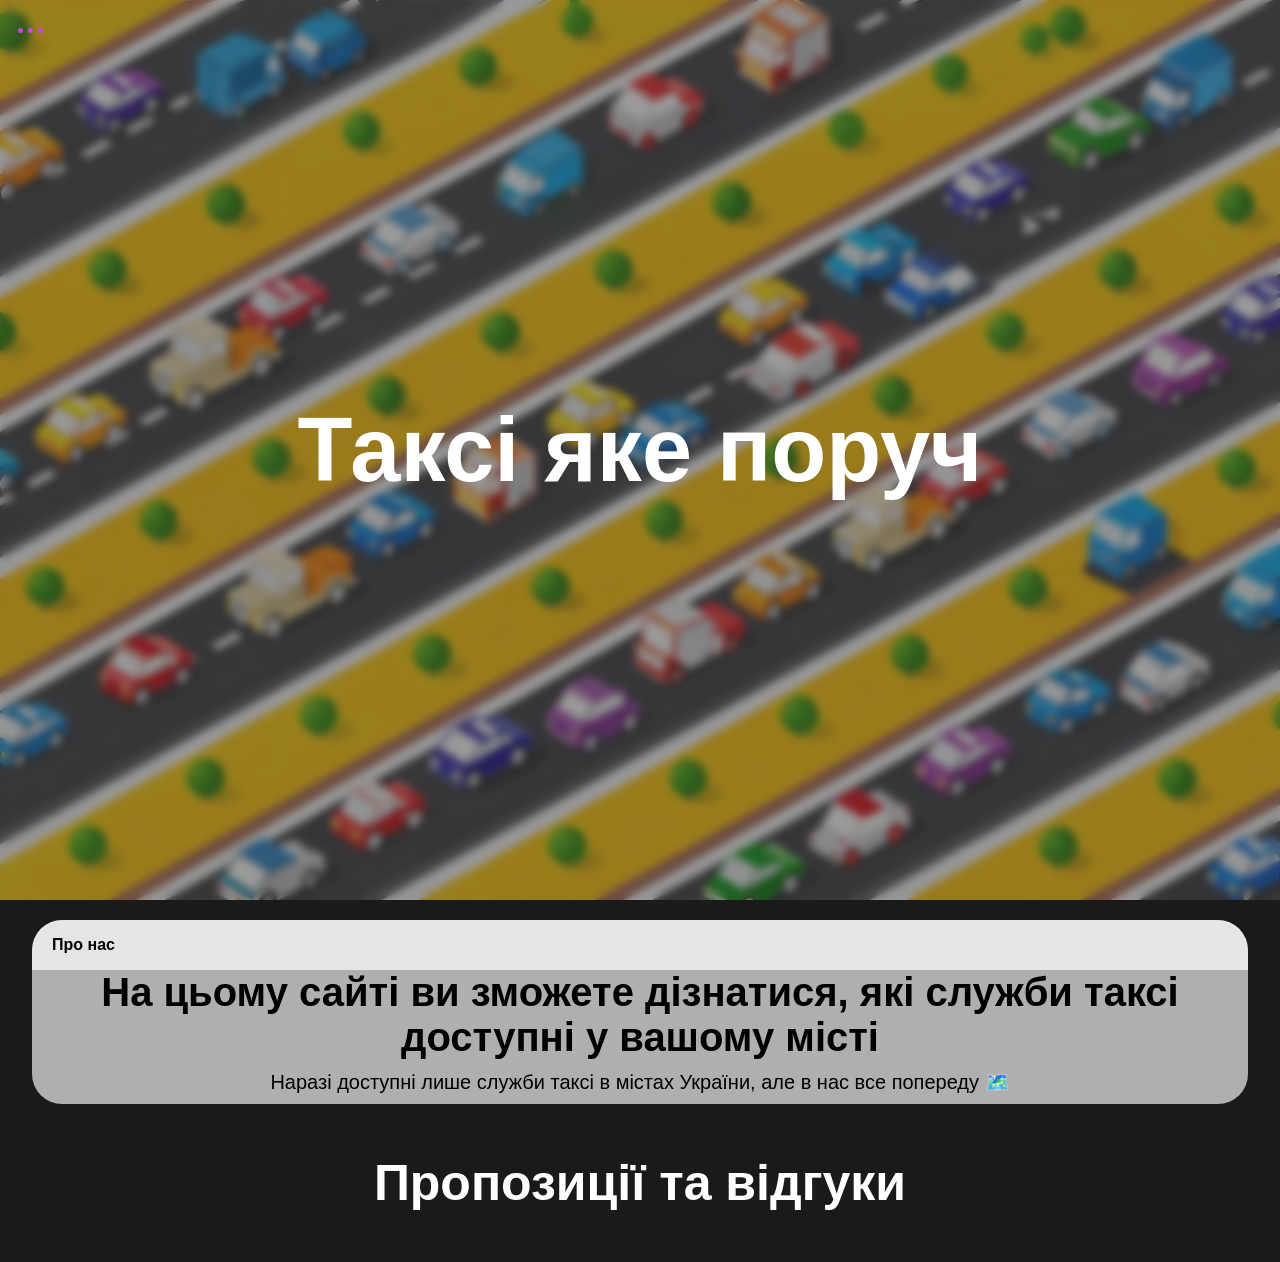
<file: aboutus.html>
<!DOCTYPE html>
<html>
    <head>       
        <meta charset="UTF-8">
        <meta name="viewport" content="width=device-width, initial-scale=1.0">
        <title>Таксі яке поруч</title>
        <meta name="description" content="Сайт, який надає інформацію про служби таксі у різних містах України.">
        <meta name="keywords" content="ключевые слова, метатеги, HTML">
        <meta name="robots" content="index, follow">
        <link rel="stylesheet" href="CSS/CSS3.css">
        <link rel="icon" href="Images/Logo.svg" type="image/svg+xml">
        
        <!-- Це тег для Search Console -->
        <meta name="google-site-verification" content="TNTvVm6TXbioe4TnUGyhFPdM7RgP8cSPZQGkzDdh0dY" />
    
        <!-- Це тег для Google Analytics -->
        <script async src="https://www.googletagmanager.com/gtag/js?id=G-TDDK67FJEH"></script>
        <script>
          window.dataLayer = window.dataLayer || [];
          function gtag(){dataLayer.push(arguments);}
          gtag('js', new Date());
          gtag('config', 'G-TDDK67FJEH');
        </script>
    </head>
    <body style="behavior: smooth;">
        <div class="pointe_menu">
            <div class="pointe"></div>
            <div class="pointe"></div>
            <div class="pointe"></div>
        </div>
        <nav class="navbar">
            <a href="downloads.html" class="navbar_com1">Завантажити</a>
            <a href="news.html" class="navbar_com2">Новини</a>
            <a href="index.html" class="navbar_com3">Головна</a>
            <div class="refus" tabindex="0">
                <div class="refus_line1"></div>
                <div class="refus_line2"></div>
            </div>
        </nav>
        <div class="crop-container">
        <div class="blur"></div>
        <h1 style="position: absolute; z-index: 20; text-align: center; color: rgb(255, 255, 255); font-size: 90px;">Таксі яке поруч</h1>
        <img src="Images/ChatGPT Image 29 янв. 2026 г., 21_55_32.png" alt="Головний малюнок">
        </div>
        <div class="main_con">
            <div class="con_child">
            <p style="margin-left: 20px;">Про нас</p>
            </div>
            <p style="font-size: 40px; font-weight: bolder; text-align: center; margin-bottom: 10px;">На цьому сайті ви зможете дізнатися, які служби таксі доступні у вашому місті</p>
            <p style="font-size: 20px; text-align: center; margin-bottom: 10px;">Наразі доступні лише служби таксі в містах України, але в нас все попереду 🗺️</p>
        </div>
        <p style="text-align: center; margin: 50px auto 50px; font-size: 50px; font-weight: bolder; color: white;">Пропозиції та відгуки</p>
        <div id="disqus_thread"></div>
        <script>
            /**
            *  RECOMMENDED CONFIGURATION VARIABLES: EDIT AND UNCOMMENT THE SECTION BELOW TO INSERT DYNAMIC VALUES FROM YOUR PLATFORM OR CMS.
            *  LEARN WHY DEFINING THESE VARIABLES IS IMPORTANT: https://disqus.com/admin/universalcode/#configuration-variables    */
            /*
            var disqus_config = function () {
            this.page.url = PAGE_URL;  // Replace PAGE_URL with your page's canonical URL variable
            this.page.identifier = PAGE_IDENTIFIER; // Replace PAGE_IDENTIFIER with your page's unique identifier variable
            };
            */
            (function() { // DON'T EDIT BELOW THIS LINE
            var d = document, s = d.createElement('script');
            s.src = 'https://disqus-xfw4gojxol.disqus.com/embed.js';
            s.setAttribute('data-timestamp', +new Date());
            (d.head || d.body).appendChild(s);
            })();
        </script>
        <noscript>Please enable JavaScript to view the <a href="https://disqus.com/?ref_noscript">comments powered by Disqus.</a></noscript>
    <script src="JS/JS2.js"></script>
    </body>
</html>
</file>
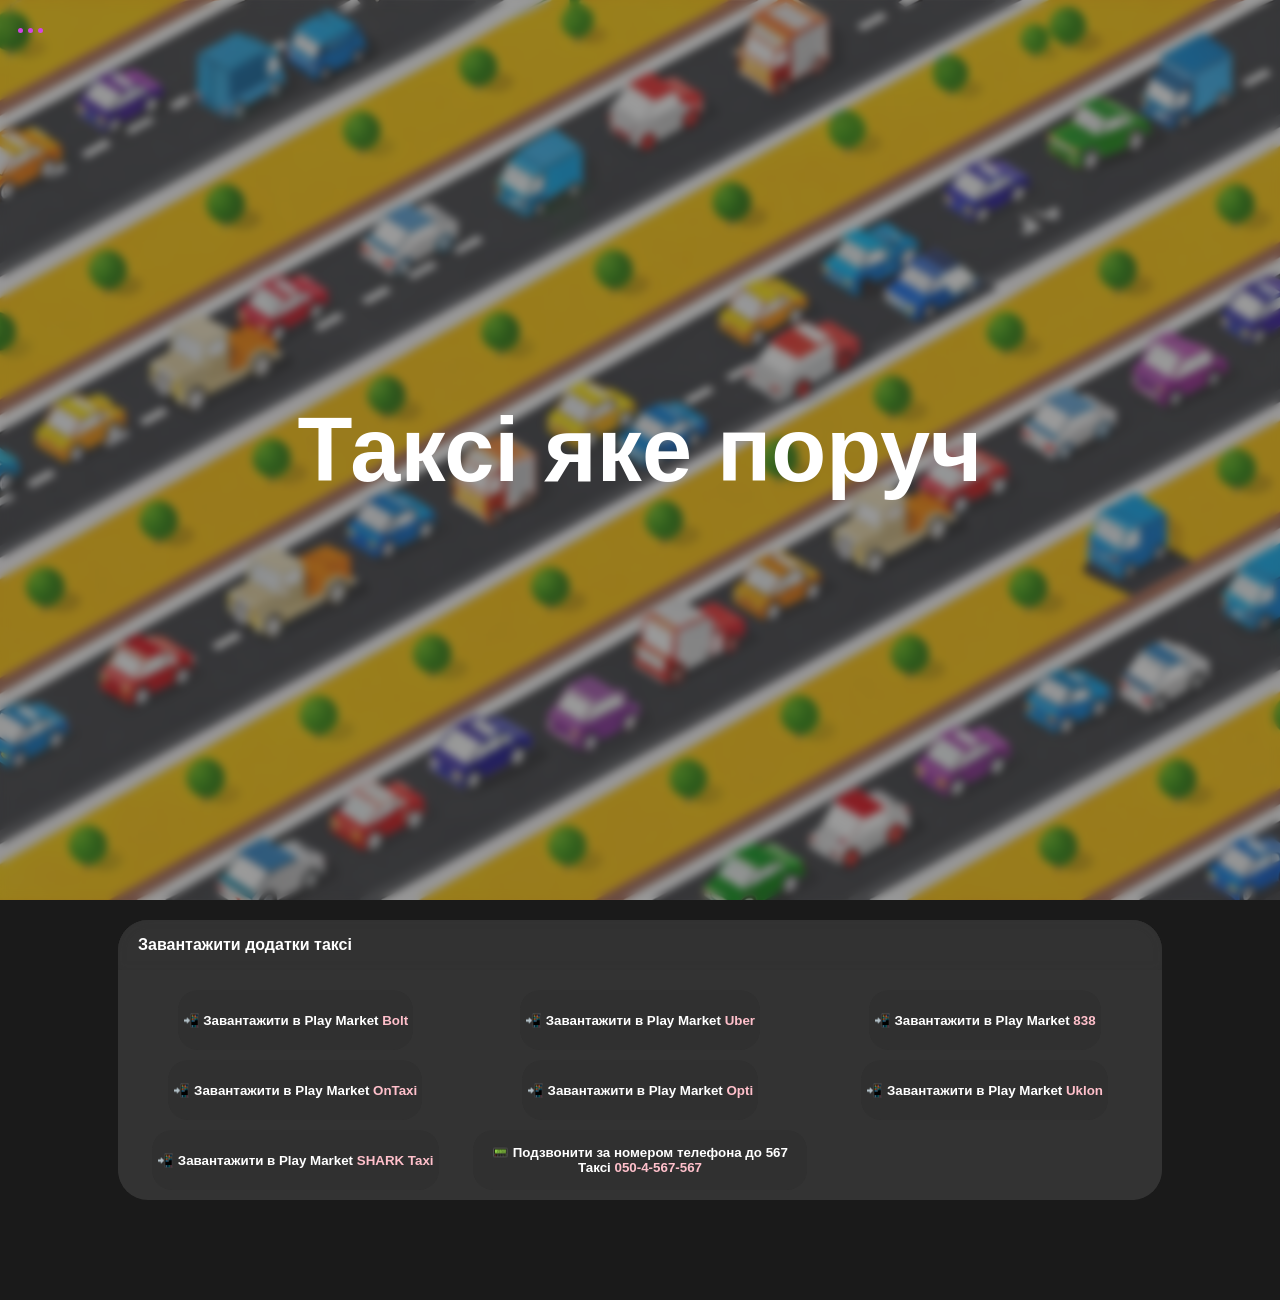
<file: downloads.html>
<!DOCTYPE html>
<html>
<head>       
        <meta charset="UTF-8">
        <meta name="viewport" content="width=device-width, initial-scale=1.0">
        <title>Таксі яке поруч</title>
        <meta name="description" content="Сайт, який надає інформацію про служби таксі у різних містах України.">
        <meta name="keywords" content="ключевые слова, метатеги, HTML">
        <meta name="robots" content="index, follow">
        <link rel="stylesheet" href="CSS/CSS2.css">
        <link rel="icon" href="Images/Logo.svg" type="image/svg+xml">
        <meta name="google-site-verification" content="TNTvVm6TXbioe4TnUGyhFPdM7RgP8cSPZQGkzDdh0dY" />
        <script async src="https://www.googletagmanager.com/gtag/js?id=G-TDDK67FJEH"></script>
        <script>
        window.dataLayer = window.dataLayer || [];
        function gtag(){dataLayer.push(arguments);}
        gtag('js', new Date());
        gtag('config', 'G-TDDK67FJEH');
        </script>
    </head>
    <body style="behavior: smooth;">
        <div class="pointe_menu">
            <div class="pointe"></div>
            <div class="pointe"></div>
            <div class="pointe"></div>
        </div>
        <nav class="navbar">
            <a href="aboutus.html" class="navbar_com1">Про нас</a>
            <a href="news.html" class="navbar_com2">Новини</a>
            <a href="index.html" class="navbar_com3">Головна</a>
            <div class="refus" tabindex="0">
                <div class="refus_line1"></div>
                <div class="refus_line2"></div>
            </div>
        </nav>
        <div class="crop-container">
        <div class="blur"></div>
        <h1 style="position: absolute; z-index: 20; text-align: center; color: rgb(255, 255, 255); font-size: 90px;">Таксі яке поруч</h1>
        <img src="Images/ChatGPT Image 29 янв. 2026 г., 21_55_32.png" alt="Головний малюнок">
        </div>
        <div style="position: absolute; width: 100%; z-index: 0; height: 400px;">
            <div class="round" style="position: relative; top: 30px; left: 30px;"></div>
            <div class="round" style="position: relative; top: -300px; left: 80%;"></div>
        </div>
        <div class="btnlinkcon">
            <div class="con_child">
            <p style="margin-left: 20px; color: white;">Завантажити додатки таксі</p>
            </div>
            <div style=" display: grid; grid-template-columns: repeat(auto-fit, minmax(300px, 1fr)); justify-items: center; gap: 10px; margin: auto; margin-top: 60px; height: 100%; width: 100%;" class="btncon">
                <a href="https://play.google.com/store/apps/details?id=ee.mtakso.client&hl=ruid=YOUR_APP_ID" target="_blank"><button class="btnlink">📲 Завантажити в Play Market <span style="color: pink;">Bolt</span></button></a>
                <a href="https://play.google.com/store/search?q=%D1%83%D0%B1%D0%B5%D1%80&c=apps&hl=ua id=YOUR_APP_ID" target="_blank"><button class="btnlink">📲 Завантажити в Play Market <span style="color: pink;">Uber</span></button></a>
                <a href="https://play.google.com/store/search?q=838&c=apps&hl=uaid=YOUR_APP_ID" target="_blank"><button class="btnlink">📲 Завантажити в Play Market <span style="color: pink;">838</span></button></a>
                <a href="https://play.google.com/store/search?q=ontaxi&c=apps&hl=uaid=YOUR_APP_ID" target="_blank"><button class="btnlink">📲 Завантажити в Play Market <span style="color: pink;">OnTaxi</span></button></a>
                <a href="https://play.google.com/store/search?q=opti&c=apps&hl=uaid=YOUR_APP_ID" target="_blank"><button class="btnlink">📲 Завантажити в Play Market <span style="color: pink;">Opti</span></button></a>
                <a href="https://play.google.com/store/search?q=uklon&c=apps&hl=ua id=ua.uklon.client" target="_blank"><button class="btnlink">📲 Завантажити в Play Market <span style="color: pink;">Uklon</span></button></a>
                <a href="https://play.google.com/store/search?q=shark+taxi&c=apps&hl=uaid=YOUR_APP_ID" target="_blank"><button class="btnlink">📲 Завантажити в Play Market <span style="color: pink;">SHARK Taxi</span></button></a>
                <button class="btnlink">  📟 Подзвонити за номером телефона до 567 Таксі <span style="color: pink;">050-4-567-567</span></button>
            </div>
        </div>
    <script src="JS/JS2.js"></script>
    </body>
</html>
</file>
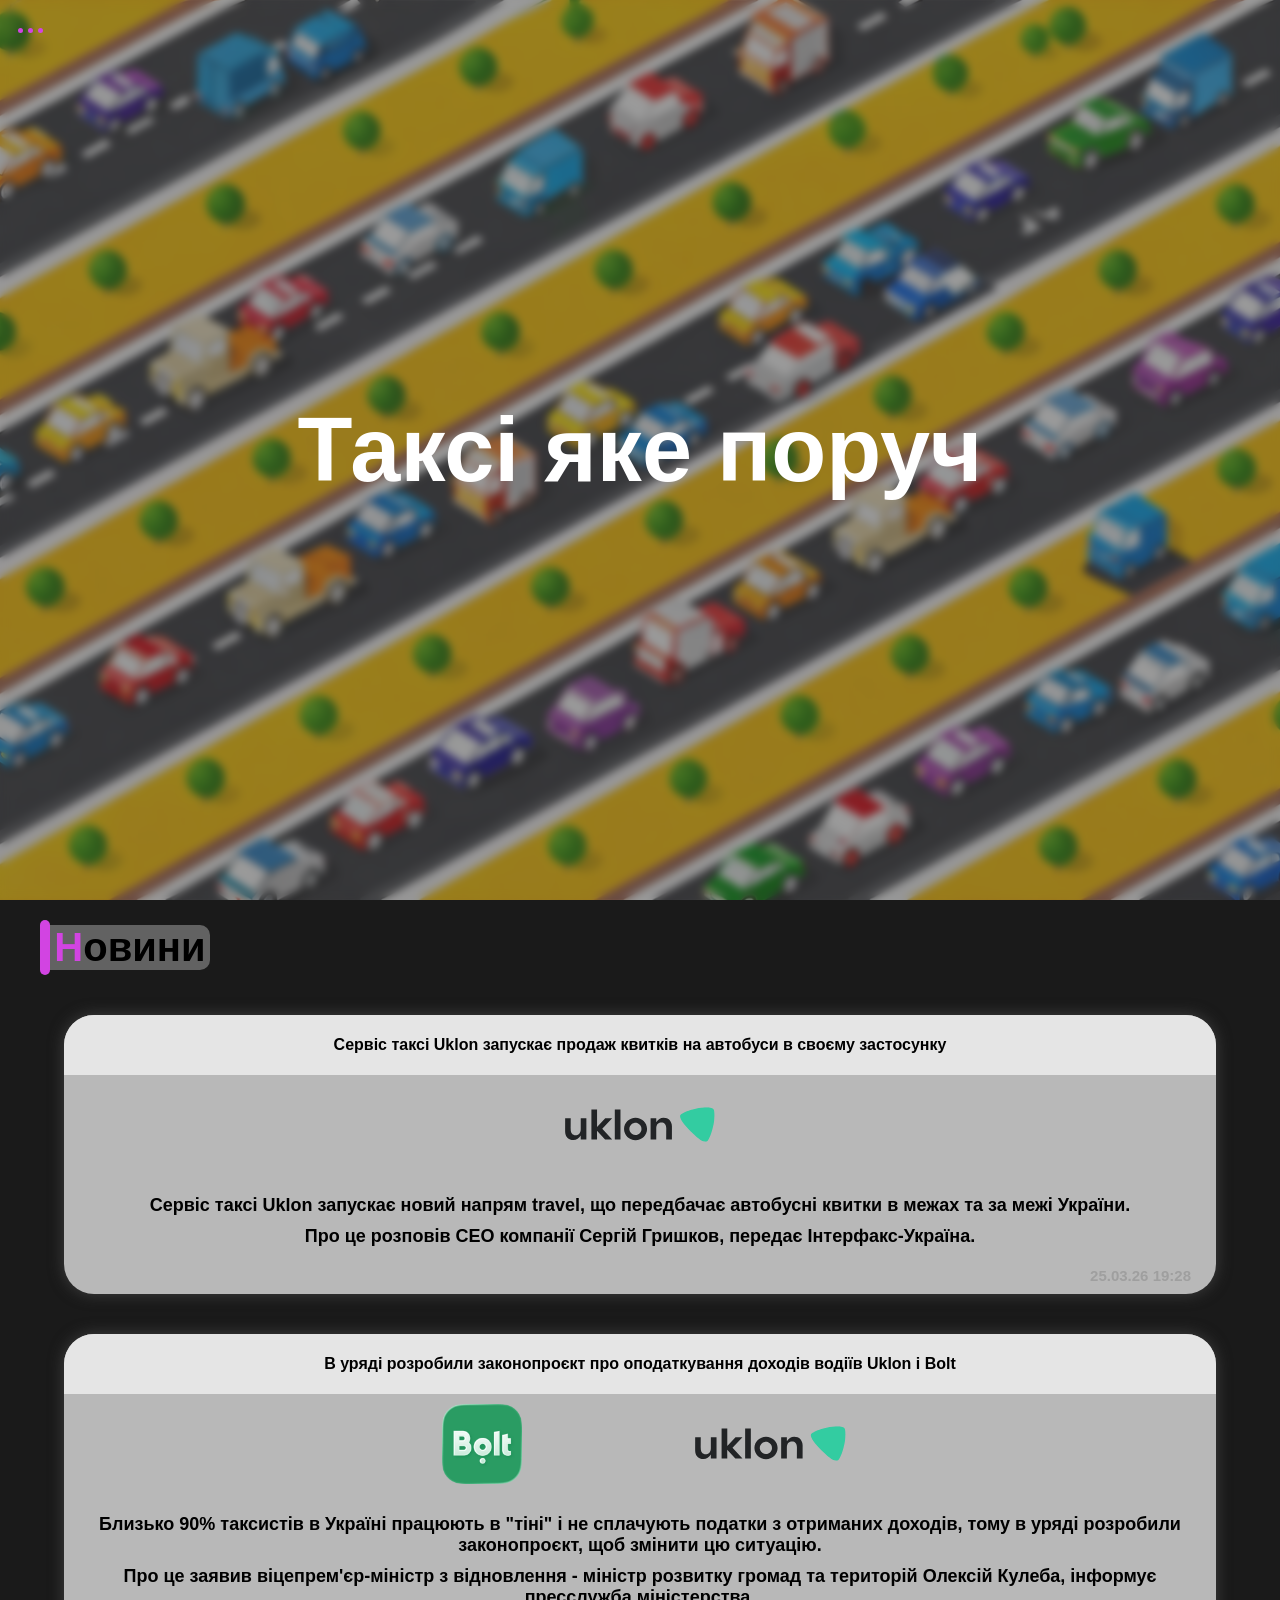
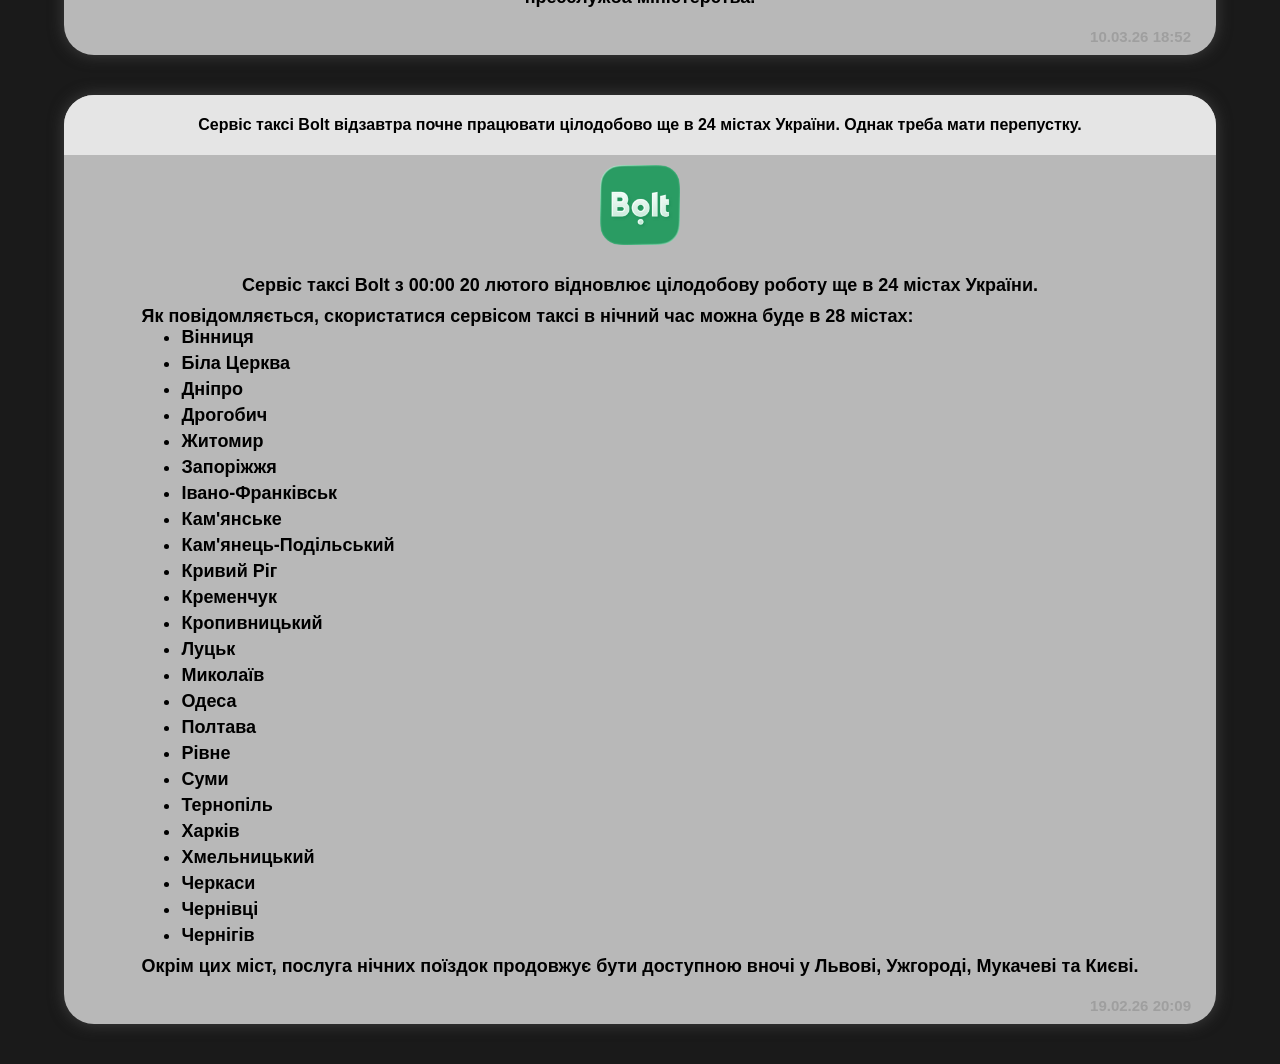
<file: news.html>
<!DOCTYPE html>
<html>
    <head>       
        <meta charset="UTF-8">
        <meta name="viewport" content="width=device-width, initial-scale=1.0">
        <title>Таксі яке поруч</title>
        <meta name="description" content="Сайт, який надає інформацію про служби таксі у різних містах України.">
        <meta name="keywords" content="ключевые слова, метатеги, HTML">
        <meta name="robots" content="index, follow">
        <link rel="stylesheet" href="CSS/CSS4.css">
        <link rel="icon" href="Images/Logo.svg" type="image/svg+xml">
        
        <!-- Це тег для Search Console -->
        <meta name="google-site-verification" content="TNTvVm6TXbioe4TnUGyhFPdM7RgP8cSPZQGkzDdh0dY" />
    
        <!-- Це тег для Google Analytics -->
        <script async src="https://www.googletagmanager.com/gtag/js?id=G-TDDK67FJEH"></script>
        <script>
        window.dataLayer = window.dataLayer || [];
        function gtag(){dataLayer.push(arguments);}
        gtag('js', new Date());
        gtag('config', 'G-TDDK67FJEH');
        </script>
    </head>
    <body style="behavior: smooth;">
        <div class="pointe_menu">
            <div class="pointe"></div>
            <div class="pointe"></div>
            <div class="pointe"></div>
        </div>
        <nav class="navbar">
            <a href="aboutus.html" class="navbar_com1">Про нас</a>
            <a href="downloads.html" class="navbar_com2">Завантажити</a>
            <a href="index.html" class="navbar_com3">Головна</a>
            <div class="refus" tabindex="0">
                <div class="refus_line1"></div>
                <div class="refus_line2"></div>
            </div>
        </nav>
        <div class="crop-container">
        <div class="blur"></div>
        <h1 style="position: absolute; z-index: 20; text-align: center; color: rgb(255, 255, 255); font-size: 90px;">Таксі яке поруч</h1>
        <img src="Images/ChatGPT Image 29 янв. 2026 г., 21_55_32.png" alt="Головний малюнок">
        </div>
        <button class="btnhome">
        <img src="Images/992703.svg" alt="Стрілка нагору"  style="height: 30px; width: 30px; transform-origin: center;">
        </button>
        <div style="display: flex; align-items: center; justify-content: flex-start; margin-top: 20px; position: relative;">
        <div class="beforetext"></div>
        <h2 style="font-size: 40px; background-color: rgba(130, 130, 130, 0.7); width: 160px; text-align: center; border-radius: 0 10px 10px 0; backdrop-filter: blur(4px);">Новини</h2>
        </div>
        <div class="newscon" tabindex="0">
            <div class="newstopic">Сервіс таксі Uklon запускає продаж квитків на автобуси в своєму застосунку </div>
            <img src="Images/default_logo.svg" alt="Логотип Uklon" style="height: 100px;">
            <div class="news">Сервіс таксі Uklon запускає новий напрям travel, що передбачає автобусні квитки в межах та за межі України.
            <p style="margin-top: 10px;">Про це розповів СЕО компанії Сергій Гришков, передає Інтерфакс-Україна.</p>
            </div>
            <div class="time">25.03.26 19:28</div>
        </div>
        <div class="newscon" tabindex="0">
            <div class="newstopic">В уряді розробили законопроєкт про оподаткування доходів водіїв Uklon і Bolt</div>
            <div style="width: 50%; display: flex; align-items: center; justify-content: space-around;">
            <img src="Images/bolt-taxi-app-icon-hd.webp" alt="Логотип Bolt" style="height: 100px;">
            <img src="Images/default_logo.svg" alt="Логотип Uklon" style="height: 100px;">
            </div>
            <div class="news">Близько 90% таксистів в Україні працюють в "тіні" і не сплачують податки з отриманих доходів, тому в уряді розробили законопроєкт, щоб змінити цю ситуацію.
            <p style="margin-top: 10px;">Про це заявив віцепрем'єр-міністр з відновлення - міністр розвитку громад та територій Олексій Кулеба, інформує пресслужба міністерства.</p>
            </div>
            <div class="time">10.03.26 18:52</div>
        </div>
        <div class="newscon" tabindex="0">
            <div class="newstopic">Сервіс таксі Bolt відзавтра почне працювати цілодобово ще в 24 містах України. Однак треба мати перепустку.</div>
            <div style="width: 50%; display: flex; align-items: center; justify-content: space-around;">
            <img src="Images/bolt-taxi-app-icon-hd.webp" alt="Логотип Bolt" style="height: 100px;">
            </div>
            <div class="news">Сервіс таксі Bolt з 00:00 20 лютого відновлює цілодобову роботу ще в 24 містах України.
            <p style="margin-top: 10px; text-align: left;">Як повідомляється, скористатися сервісом таксі в нічний час можна буде в 28 містах:
            <ul style="display: flex; align-items: flex-start; flex-direction: column; margin-left: 40px;">
                <li style="margin-bottom: 5px;">Вінниця</li>
                <li style="margin-bottom: 5px;">Біла Церква</li>
                <li style="margin-bottom: 5px;">Дніпро</li>
                <li style="margin-bottom: 5px;">Дрогобич</li>
                <li style="margin-bottom: 5px;">Житомир</li>
                <li style="margin-bottom: 5px;">Запоріжжя</li>
                <li style="margin-bottom: 5px;">Івано-Франківськ</li>
                <li style="margin-bottom: 5px;">Кам'янське</li>
                <li style="margin-bottom: 5px;">Кам'янець-Подільський</li>
                <li style="margin-bottom: 5px;">Кривий Ріг</li>
                <li style="margin-bottom: 5px;">Кременчук</li>
                <li style="margin-bottom: 5px;">Кропивницький</li>
                <li style="margin-bottom: 5px;">Луцьк</li>
                <li style="margin-bottom: 5px;">Миколаїв</li>
                <li style="margin-bottom: 5px;">Одеса</li>
                <li style="margin-bottom: 5px;">Полтава</li>
                <li style="margin-bottom: 5px;">Рівне</li>
                <li style="margin-bottom: 5px;">Суми</li>
                <li style="margin-bottom: 5px;">Тернопіль</li>
                <li style="margin-bottom: 5px;">Харків</li>
                <li style="margin-bottom: 5px;">Хмельницький</li>
                <li style="margin-bottom: 5px;">Черкаси</li>
                <li style="margin-bottom: 5px;">Чернівці</li>
                <li style="margin-bottom: 10px;">Чернігів</li>
            </ul>
            Окрім цих міст, послуга нічних поїздок продовжує бути доступною вночі у Львові, Ужгороді, Мукачеві та Києві.</p>
            </div>
            <div class="time">19.02.26 20:09</div>
        </div>
    <script src="JS/JS4.js"></script>
    </body>
</html>
</file>
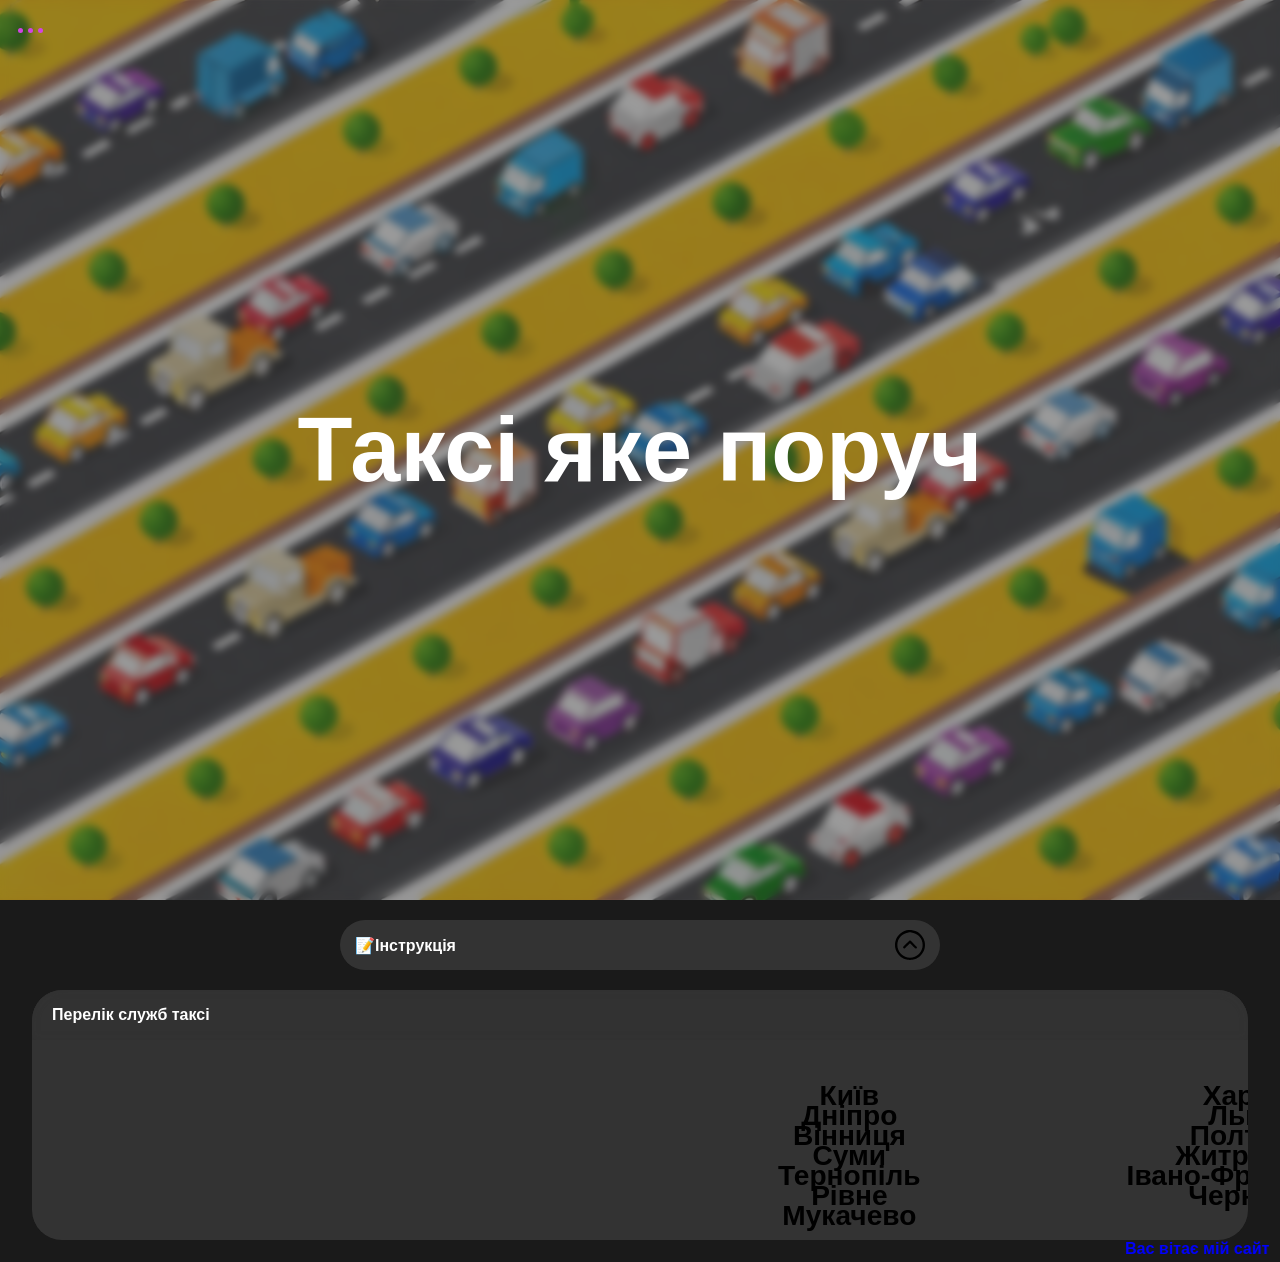
<file: Головна сторінка.html>
<!DOCTYPE html>
<html>
    <meta charset="UTF-8">
    <meta name="viewport" content="width=device-width, initial-scale=1.0">
    <title>Таксі яке поруч</title>
    <meta name="description" content="Сайт, який надає інформацію про служби таксі у різних містах України.">
    <meta name="keywords" content="ключевые слова, метатеги, HTML">
    <meta name="robots" content="index, follow">
    <link rel="stylesheet" href="CSS/CSS.css">
    <link rel="icon" href="Images/Logo.svg" type="image/svg+xml">
    </head>
    <body style="behavior: smooth; overflow-x: hidden;">
        <div class="pointe_menu">
            <div class="pointe"></div>
            <div class="pointe"></div>
            <div class="pointe"></div>
        </div>
        <nav class="navbar">
            <a href="/Про нас.html" class="navbar_com1">Про нас</a>
            <a href="/Новини.html" class="navbar_com2">Новини</a>
            <a href="/Завантажити.html" class="navbar_com3">Завантажити</a>
            <div class="refus" tabindex="0">
                <div class="refus_line1"></div>
                <div class="refus_line2"></div>
            </div>
        </nav>
    <div class="crop-container">
        <div class="blur"></div>
        <h1 style="position: absolute; z-index: 20; text-align: center; color: rgb(255, 255, 255); font-size: 90px;">Таксі яке поруч</h1>
        <img src="Images/ChatGPT Image 29 янв. 2026 г., 21_55_32.png" alt="Головний малюнок">
    </div>
    <button class="btnhome">
        <img src="Images/992703.svg" alt="Стрілка нагору"  style="height: 30px; width: 30px; transform-origin: center;">
    </button>
    <div class="mainupdown">
        <div style="height: 100%; width: 95%; display: flex; align-items: center; justify-content: space-between; margin: auto;">
        <p>📝Інструкція</p>
        <div class="btnmain" style=" height: 30px; width: 30px; display: flex; align-items: center; justify-content: center; cursor: pointer; transition: transform 0.25s; ">
        <img src="Images/992703.svg" alt="Стрілка" 
        style="height: 30px; width: 30px; transform-origin: center;">
        </div>
        </div>
        <div class="updown"><p>Служби таксі, які підкреслені зеленим кольором найвигідніші.</p>

    <p>❗ Інколи подані дані можуть бути недійсними. Будь ласка, зауважте це під час використання!</p>

<p>Щоб завантажити додатки таксі перейдіть у вкладку "Завантажити додатки таксі" або натисніть сюди <a href="/Завантажити.html" style="cursor: pointer; text-decoration: none;">📲</a>. </p></div>
    </div>
    <div class="main_con">
    <div class="con_child">
    <p style="margin-left: 20px; color: white;">Перелік служб таксі</p>
    </div>
    <div class="grid_wrapper">
        <div class="con1">
            <div class="stap1"><h3>Київ</h3></div>
            <ul class="stap2">
                <div class="li_decore"><li>Uklon</li></div>
                <div class="li_decore"><li>Bolt</li></div>
                <li>Uber</li>
                <li>838</li>
                <li>Opti 579</li>
                <li>567 Таксі</li>
                <li>OnTaxi</li>
                <li>SHARK Taxi</li>
            </ul>
        </div>
        <div class="con1">
            <div class="stap1"><h3>Харків</h3></div>
            <ul class="stap2">
                <div class="li_decore"><li>Uklon</li></div>
                <div class="li_decore"><li>Bolt</li></div>
                <li>Uber</li>
                <li>838</li>
                <li>Opti 579</li>
                <li>567 Таксі</li>
                <li>OnTaxi</li>
                <li>SHARK Taxi</li>
            </ul>
        </div>
        <div class="con1">
            <div class="stap1"><h3>Одеса</h3></div>
            <ul class="stap2">
                <div class="li_decore"><li>Uklon</li></div>
                <div class="li_decore"><li>Bolt</li></div>
                <li>Uber</li>
                <li>838</li>
                <li>Opti 579</li>
                <li>567 Таксі</li>
                <li>OnTaxi</li>
                <li>SHARK Taxi</li>
            </ul>
        </div>
        <div class="con1">
            <div class="stap1"><h3>Дніпро</h3></div>
            <ul class="stap2">
                <div class="li_decore"><li>Uklon</li></div>
                <div class="li_decore"><li>Bolt</li></div>
                <li>Uber</li>
                <li>838</li>
                <li>Opti 579</li>
                <li>567 Таксі</li>
                <li>OnTaxi</li>
                <li>SHARK Taxi</li>
            </ul>
        </div>
        <div class="con1">
            <div class="stap1"><h3>Львів</h3></div>
            <ul class="stap2">
                <div class="li_decore"><li>Uklon</li></div>
                <div class="li_decore"><li>Bolt</li></div>
                <li>Uber</li>
                <li>838</li>
                <li>Opti 579</li>
                <li>567 Таксі</li>
                <li>OnTaxi</li>
                <li>SHARK Taxi</li>
            </ul>
        </div>
        <div class="con1">
            <div class="stap1"><h3>Запоріжжя</h3></div>
            <ul class="stap2">
                <div class="li_decore"><li>Uklon</li></div>
                <div class="li_decore"><li>Bolt</li></div>
                <li>838</li>
                <li>Opti 579</li>
                <li>567 Таксі</li>
                <li>OnTaxi</li>
            </ul>
        </div>
        <div class="con1">
            <div class="stap1"><h3>Вінниця</h3></div>
            <ul class="stap2">
                <div class="li_decore"><li>Uklon</li></div>
                <div class="li_decore"><li>Bolt</li></div>
                <li>838</li>
                <li>567 Таксі</li>
                <li>OnTaxi</li>
            </ul>
        </div>
        <div class="con1">
            <div class="stap1"><h3>Полтава</h3></div>
            <ul class="stap2">
                <div class="li_decore"><li>Uklon</li></div>
                <div class="li_decore"><li>Bolt</li></div>
                <li>838</li>
                <li>567 Таксі</li>
                <li>OnTaxi</li>
            </ul>
        </div>
        <div class="con1">
            <div class="stap1"><h3>Чернігів</h3></div>
            <ul class="stap2">
                <div class="li_decore"><li>Uklon</li></div>
                <div class="li_decore"><li>Bolt</li></div>
                <li>838</li>
                <li>567 Таксі</li>
                <li>OnTaxi</li>
            </ul>
        </div>
        <div class="con1">
            <div class="stap1"><h3>Суми</h3></div>
            <ul class="stap2">
                <div class="li_decore"><li>Uklon</li></div>
                <div class="li_decore"><li>Bolt</li></div>
                <li>838</li>
                <li>567 Таксі</li>
                <li>OnTaxi</li>
            </ul>
        </div>
        <div class="con1">
            <div class="stap1"><h3>Житромир</h3></div>
            <ul class="stap2">
                <div class="li_decore"><li>Uklon</li></div>
                <div class="li_decore"><li>Bolt</li></div>
                <li>838</li>
                <li>567 Таксі</li>
                <li>OnTaxi</li>
            </ul>
        </div>
        <div class="con1">
            <div class="stap1"><h3>Хмельницький</h3></div>
            <ul class="stap2">
                <div class="li_decore"><li>Uklon</li></div>
                <div class="li_decore"><li>Bolt</li></div>
                <li>838</li>
                <li>567 Таксі</li>
                <li>OnTaxi</li>
            </ul>
        </div>
        <div class="con1">
            <div class="stap1"><h3>Тернопіль</h3></div>
            <ul class="stap2">
                <div class="li_decore"><li>Uklon</li></div>
                <div class="li_decore"><li>Bolt</li></div>
                <li>838</li>
                <li>567 Таксі</li>
                <li>OnTaxi</li>
            </ul>
        </div>
        <div class="con1">
            <div class="stap1"><h3>Івано-Франківськ</h3></div>
            <ul class="stap2">
                <div class="li_decore"><li>Uklon</li></div>
                <div class="li_decore"><li>Bolt</li></div>
                <li>838</li>
                <li>567 Таксі</li>
                <li>OnTaxi</li>
            </ul>
        </div>
        <div class="con1">
            <div class="stap1"><h3>Луцьк</h3></div>
            <ul class="stap2">
                <div class="li_decore"><li>Uklon</li></div>
                <div class="li_decore"><li>Bolt</li></div>
                <li>838</li>
                <li>567 Таксі</li>
                <li>OnTaxi</li>
            </ul>
        </div>
        <div class="con1">
            <div class="stap1"><h3>Рівне</h3></div>
            <ul class="stap2">
                <div class="li_decore"><li>Uklon</li></div>
                <div class="li_decore"><li>Bolt</li></div>
                <li>838</li>
                <li>567 Таксі</li>
                <li>OnTaxi</li>
            </ul>
        </div>
        <div class="con1">
            <div class="stap1"><h3>Чернівці</h3></div>
            <ul class="stap2">
                <div class="li_decore"><li>Uklon</li></div>
                <div class="li_decore"><li>Bolt</li></div>
                <li>838</li>
                <li>567 Таксі</li>
                <li>OnTaxi</li>
            </ul>
        </div>
        <div class="con1">
            <div class="stap1"><h3>Ужгород</h3></div>
            <ul class="stap2">
                <div class="li_decore"><li>Uklon</li></div>
                <div class="li_decore"><li>Bolt</li></div>
                <li>838</li>
                <li>567 Таксі</li>
                <li>OnTaxi</li>
            </ul>
        </div>
        <div class="con1">
            <div class="stap1"><h3>Мукачево</h3></div>
            <ul class="stap2">
                <div class="li_decore"><li>Bolt</li></div>
                <li>838</li>
                <li>567 Таксі</li>
                <li>OnTaxi</li>
            </ul>
        </div>
    </div>
</div>
<marquee style="color: blue; font-weight: bold;" scrollamount="10">
    Вас вітає мій сайт
</marquee>
    <script src="JS/JS.js"></script>
    </body>
</html>
</file>
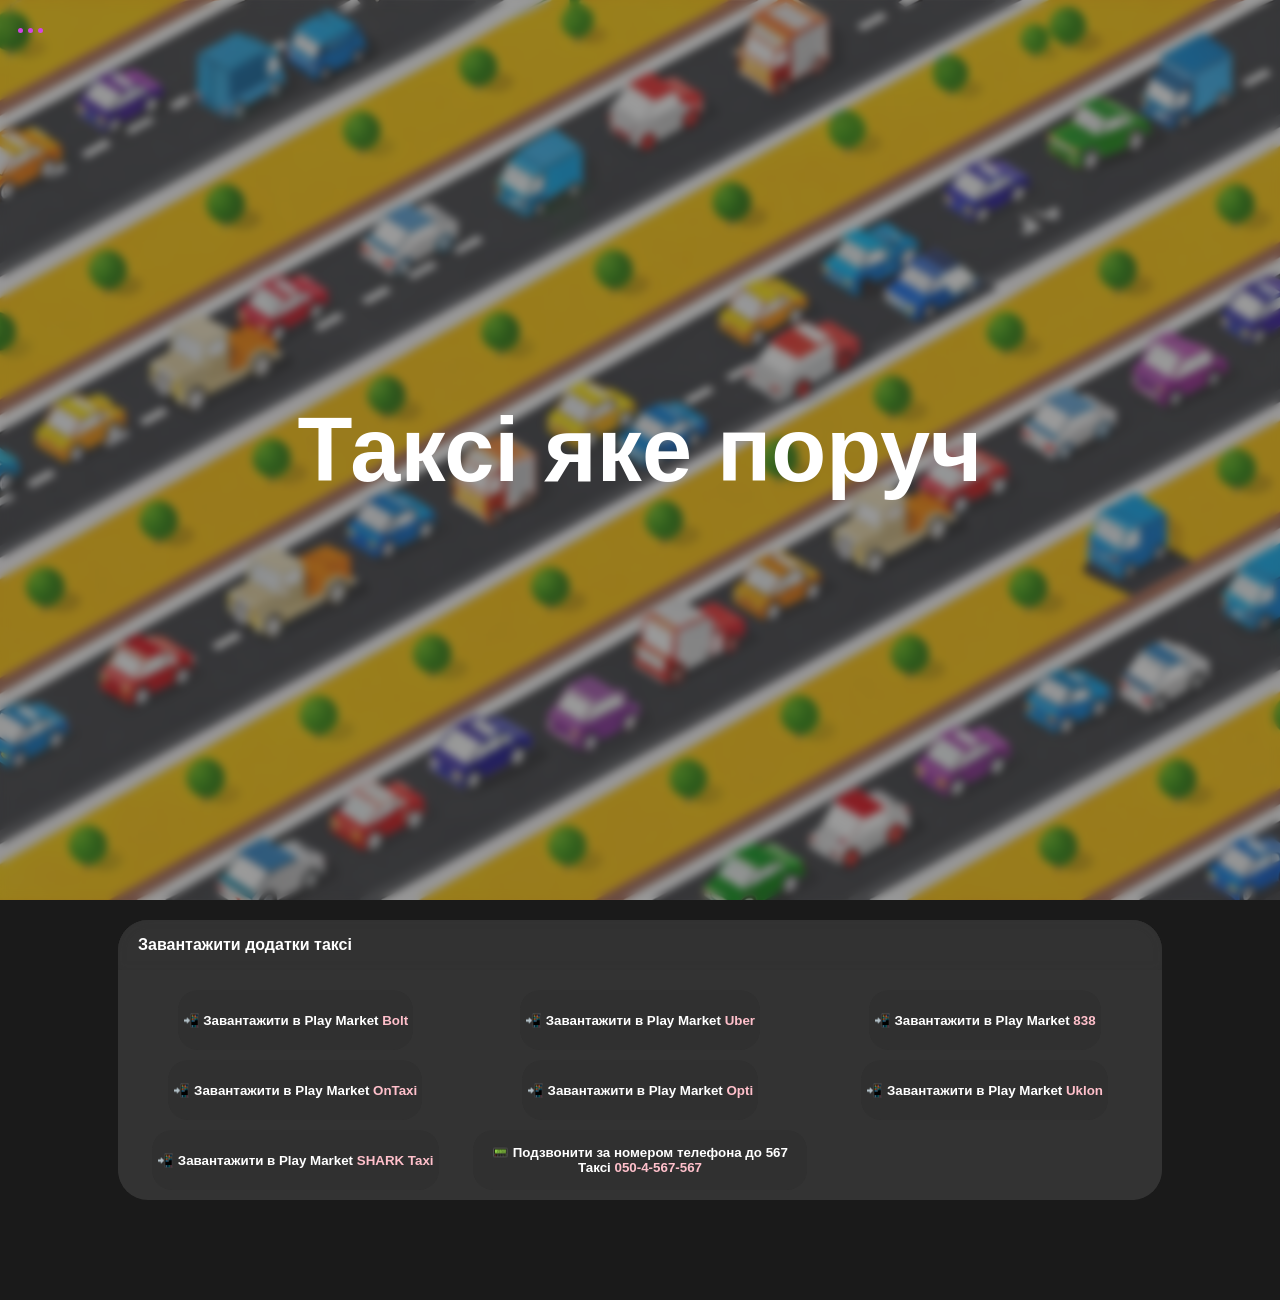
<file: Завантажити.html>
<!DOCTYPE html>
<html>
    <head>       
    <meta charset="UTF-8">
    <meta name="viewport" content="width=device-width, initial-scale=1.0">
    <title>Таксі яке поруч</title>
    <meta name="description" content="Сайт, який надає інформацію про служби таксі у різних містах України.">
    <meta name="keywords" content="ключевые слова, метатеги, HTML">
    <meta name="robots" content="index, follow">
    <link rel="stylesheet" href="CSS/CSS2.css">
    <link rel="icon" href="Images/Logo.svg" type="image/svg+xml">
    </head>
    <body style="behavior: smooth;">
        <div class="pointe_menu">
            <div class="pointe"></div>
            <div class="pointe"></div>
            <div class="pointe"></div>
        </div>
        <nav class="navbar">
            <a href="/Про нас.html" class="navbar_com1">Про нас</a>
            <a href="/Новини.html" class="navbar_com2">Новини</a>
            <a href="/Головна сторінка.html" class="navbar_com3">Головна</a>
            <div class="refus" tabindex="0">
                <div class="refus_line1"></div>
                <div class="refus_line2"></div>
            </div>
        </nav>
        <div class="crop-container">
        <div class="blur"></div>
        <h1 style="position: absolute; z-index: 20; text-align: center; color: rgb(255, 255, 255); font-size: 90px;">Таксі яке поруч</h1>
        <img src="Images/ChatGPT Image 29 янв. 2026 г., 21_55_32.png" alt="Головний малюнок">
        </div>
        <div style="position: absolute; width: 100%; z-index: 0; height: 400px;">
            <div class="round" style="position: relative; top: 30px; left: 30px;"></div>
            <div class="round" style="position: relative; top: -300px; left: 80%;"></div>
        </div>
        <div class="btnlinkcon">
            <div class="con_child">
            <p style="margin-left: 20px; color: white;">Завантажити додатки таксі</p>
            </div>
            <div style=" display: grid; grid-template-columns: repeat(auto-fit, minmax(300px, 1fr)); justify-items: center; gap: 10px; margin: auto; margin-top: 60px; height: 100%; width: 100%;" class="btncon">
                <a href="https://play.google.com/store/apps/details?id=ee.mtakso.client&hl=ruid=YOUR_APP_ID" target="_blank"><button class="btnlink">📲 Завантажити в Play Market <span style="color: pink;">Bolt</span></button></a>
                <a href="https://play.google.com/store/search?q=%D1%83%D0%B1%D0%B5%D1%80&c=apps&hl=ua id=YOUR_APP_ID" target="_blank"><button class="btnlink">📲 Завантажити в Play Market <span style="color: pink;">Uber</span></button></a>
                <a href="https://play.google.com/store/search?q=838&c=apps&hl=uaid=YOUR_APP_ID" target="_blank"><button class="btnlink">📲 Завантажити в Play Market <span style="color: pink;">838</span></button></a>
                <a href="https://play.google.com/store/search?q=ontaxi&c=apps&hl=uaid=YOUR_APP_ID" target="_blank"><button class="btnlink">📲 Завантажити в Play Market <span style="color: pink;">OnTaxi</span></button></a>
                <a href="https://play.google.com/store/search?q=opti&c=apps&hl=uaid=YOUR_APP_ID" target="_blank"><button class="btnlink">📲 Завантажити в Play Market <span style="color: pink;">Opti</span></button></a>
                <a href="https://play.google.com/store/search?q=uklon&c=apps&hl=ua id=ua.uklon.client" target="_blank"><button class="btnlink">📲 Завантажити в Play Market <span style="color: pink;">Uklon</span></button></a>
                <a href="https://play.google.com/store/search?q=shark+taxi&c=apps&hl=uaid=YOUR_APP_ID" target="_blank"><button class="btnlink">📲 Завантажити в Play Market <span style="color: pink;">SHARK Taxi</span></button></a>
                <button class="btnlink">  📟 Подзвонити за номером телефона до 567 Таксі <span style="color: pink;">050-4-567-567</span></button>
            </div>
        </div>
    <script src="JS/JS2.js"></script>
    </body>
</html>
</file>
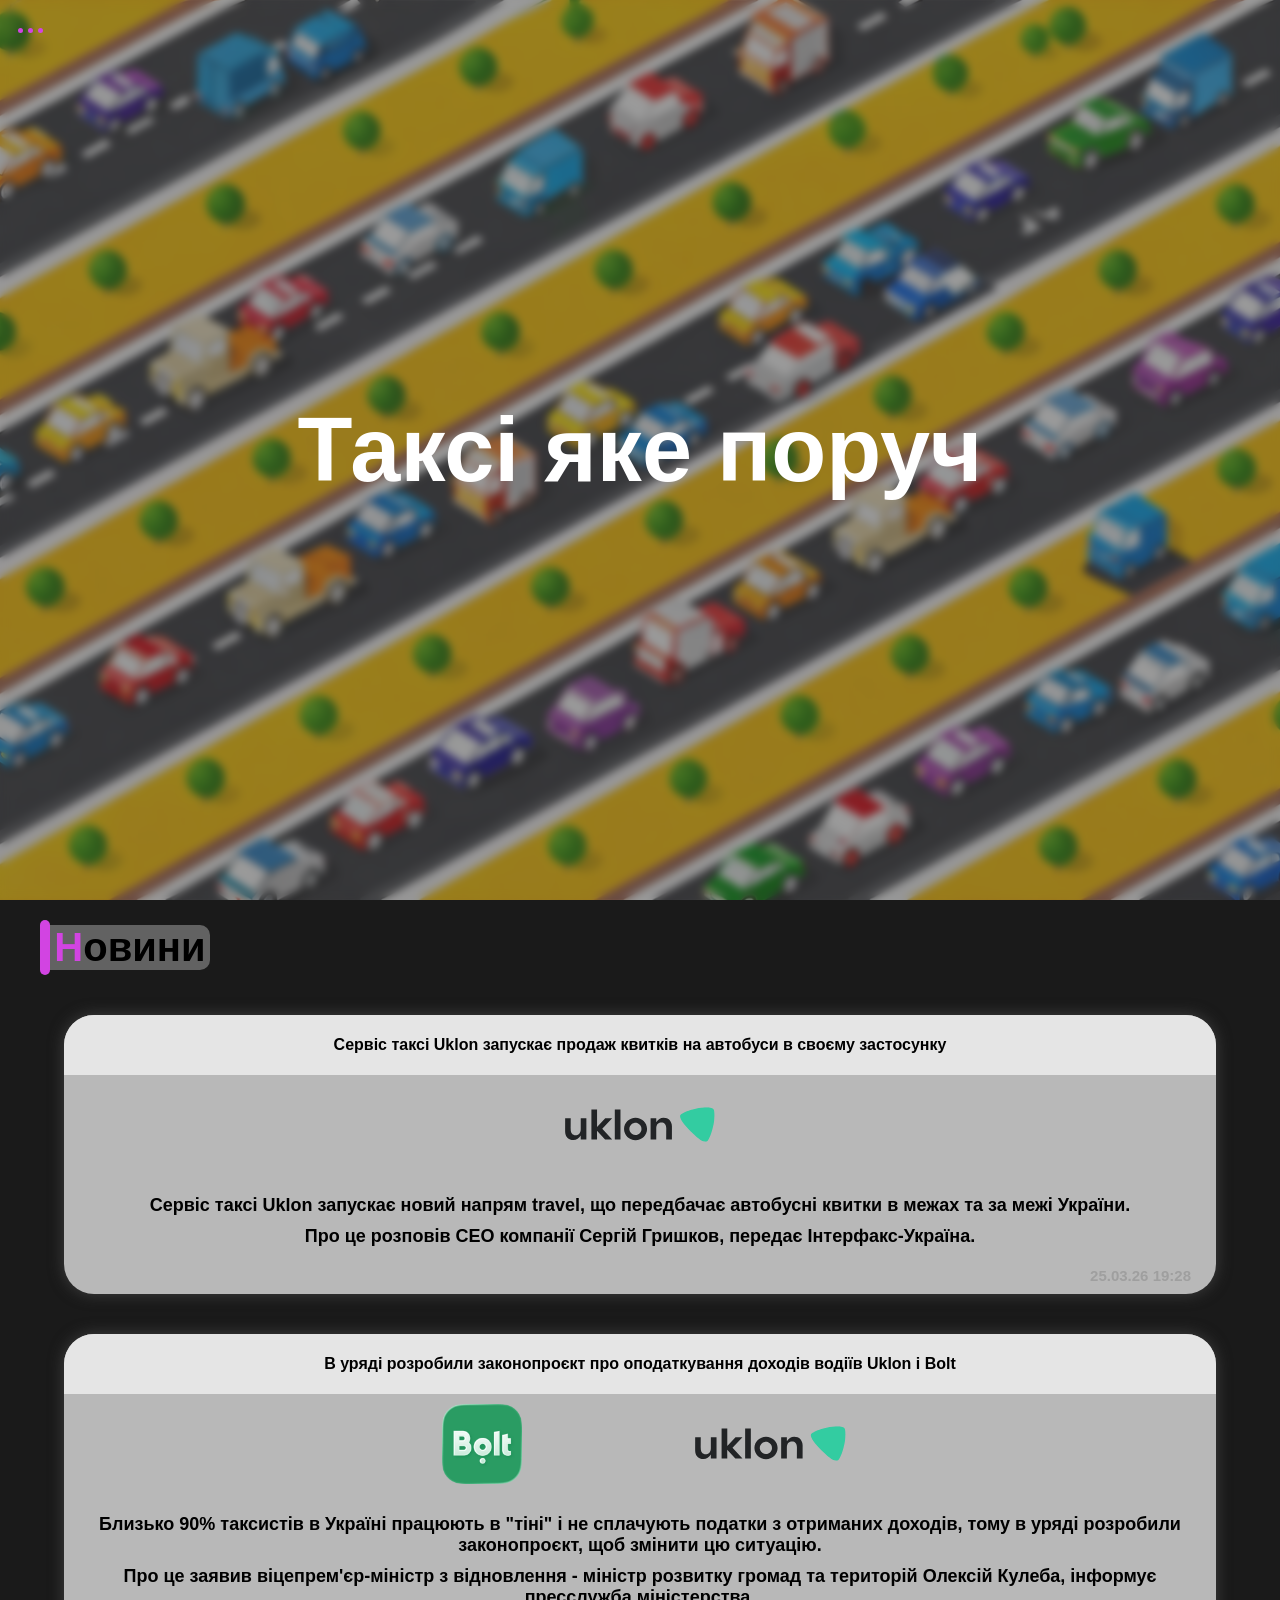
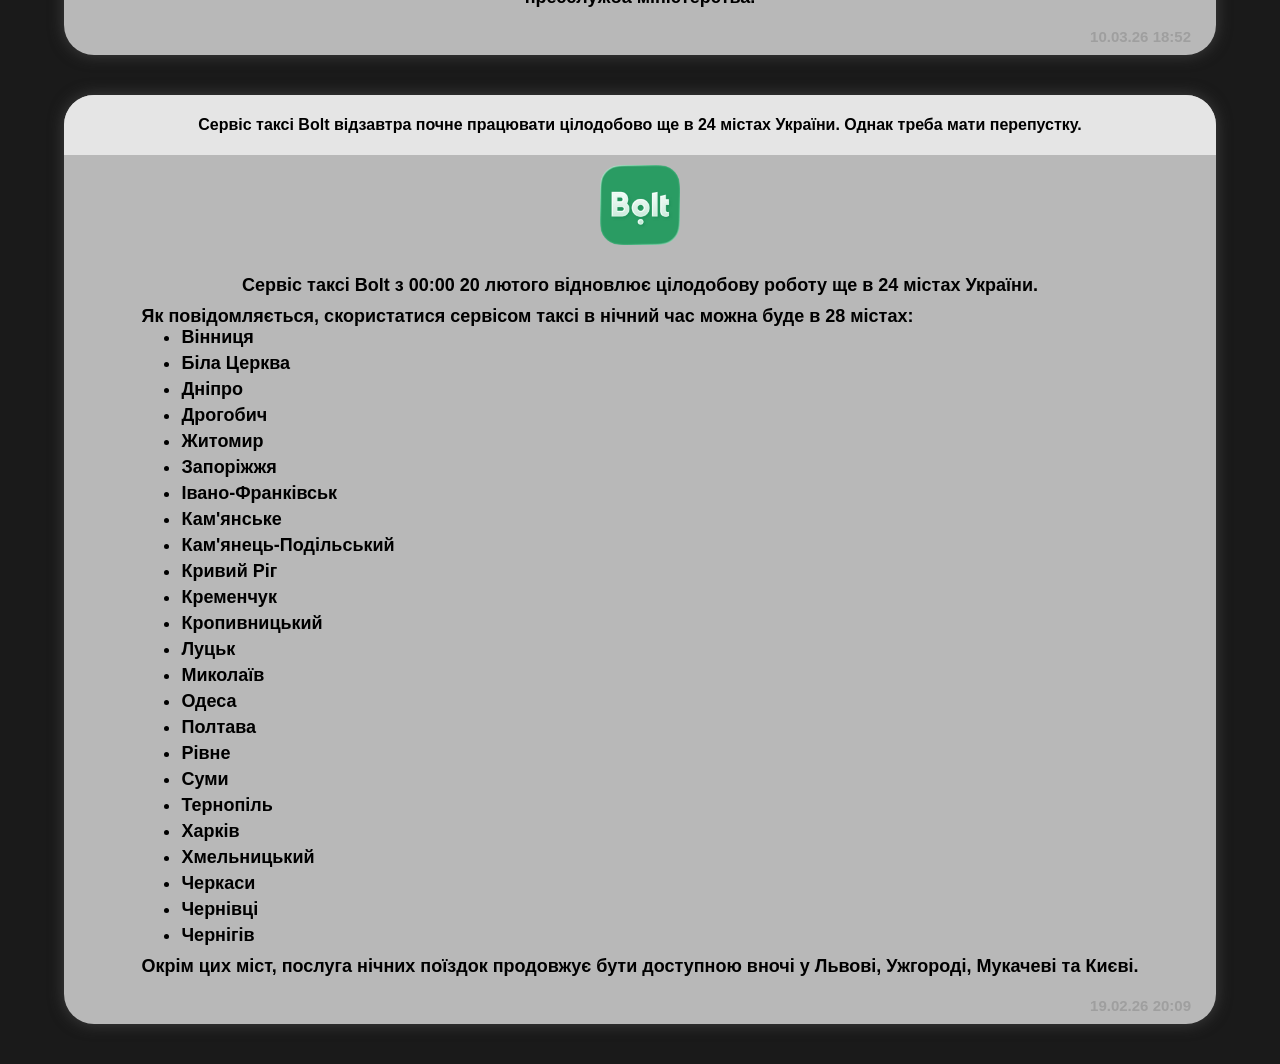
<file: Новини.html>
<!DOCTYPE html>
<html>
    <head>       
    <meta charset="UTF-8">
    <meta name="viewport" content="width=device-width, initial-scale=1.0">
    <title>Таксі яке поруч</title>
    <meta name="description" content="Сайт, який надає інформацію про служби таксі у різних містах України.">
    <meta name="keywords" content="ключевые слова, метатеги, HTML">
    <meta name="robots" content="index, follow">
    <link rel="stylesheet" href="CSS/CSS4.css">
    <link rel="icon" href="Images/Logo.svg" type="image/svg+xml">
    </head>
    <body style="behavior: smooth;">
        <div class="pointe_menu">
            <div class="pointe"></div>
            <div class="pointe"></div>
            <div class="pointe"></div>
        </div>
        <nav class="navbar">
            <a href="/Головна сторінка.html" class="navbar_com1">Головна</a>
            <a href="/Про нас.html" class="navbar_com2">Про нас</a>
            <a href="/Завантажити.html" class="navbar_com3">Завантажити</a>
            <div class="refus" tabindex="0">
                <div class="refus_line1"></div>
                <div class="refus_line2"></div>
            </div>
        </nav>
        <div class="crop-container">
        <div class="blur"></div>
        <h1 style="position: absolute; z-index: 20; text-align: center; color: rgb(255, 255, 255); font-size: 90px;">Таксі яке поруч</h1>
        <img src="Images/ChatGPT Image 29 янв. 2026 г., 21_55_32.png" alt="Головний малюнок">
        </div>
        <button class="btnhome">
        <img src="Images/992703.svg" alt="Стрілка нагору"  style="height: 30px; width: 30px; transform-origin: center;">
        </button>
        <div style="display: flex; align-items: center; justify-content: flex-start; margin-top: 20px; position: relative;">
        <div class="beforetext"></div>
        <h2 style="font-size: 40px; background-color: rgba(130, 130, 130, 0.7); width: 160px; text-align: center; border-radius: 0 10px 10px 0; backdrop-filter: blur(4px);">Новини</h2>
        </div>
        <div class="newscon" tabindex="0">
            <div class="newstopic">Сервіс таксі Uklon запускає продаж квитків на автобуси в своєму застосунку </div>
            <img src="Images/default_logo.svg" alt="Логотип Uklon" style="height: 100px;">
            <div class="news">Сервіс таксі Uklon запускає новий напрям travel, що передбачає автобусні квитки в межах та за межі України.
            <p style="margin-top: 10px;">Про це розповів СЕО компанії Сергій Гришков, передає Інтерфакс-Україна.</p>
            </div>
            <div class="time">25.03.26 19:28</div>
        </div>
        <div class="newscon" tabindex="0">
            <div class="newstopic">В уряді розробили законопроєкт про оподаткування доходів водіїв Uklon і Bolt</div>
            <div style="width: 50%; display: flex; align-items: center; justify-content: space-around;">
            <img src="Images/bolt-taxi-app-icon-hd.webp" alt="Логотип Bolt" style="height: 100px;">
            <img src="Images/default_logo.svg" alt="Логотип Uklon" style="height: 100px;">
            </div>
            <div class="news">Близько 90% таксистів в Україні працюють в "тіні" і не сплачують податки з отриманих доходів, тому в уряді розробили законопроєкт, щоб змінити цю ситуацію.
            <p style="margin-top: 10px;">Про це заявив віцепрем'єр-міністр з відновлення - міністр розвитку громад та територій Олексій Кулеба, інформує пресслужба міністерства.</p>
            </div>
            <div class="time">10.03.26 18:52</div>
        </div>
        <div class="newscon" tabindex="0">
            <div class="newstopic">Сервіс таксі Bolt відзавтра почне працювати цілодобово ще в 24 містах України. Однак треба мати перепустку.</div>
            <div style="width: 50%; display: flex; align-items: center; justify-content: space-around;">
            <img src="Images/bolt-taxi-app-icon-hd.webp" alt="Логотип Bolt" style="height: 100px;">
            </div>
            <div class="news">Сервіс таксі Bolt з 00:00 20 лютого відновлює цілодобову роботу ще в 24 містах України.
            <p style="margin-top: 10px; text-align: left;">Як повідомляється, скористатися сервісом таксі в нічний час можна буде в 28 містах:
            <ul style="display: flex; align-items: flex-start; flex-direction: column; margin-left: 40px;">
                <li style="margin-bottom: 5px;">Вінниця</li>
                <li style="margin-bottom: 5px;">Біла Церква</li>
                <li style="margin-bottom: 5px;">Дніпро</li>
                <li style="margin-bottom: 5px;">Дрогобич</li>
                <li style="margin-bottom: 5px;">Житомир</li>
                <li style="margin-bottom: 5px;">Запоріжжя</li>
                <li style="margin-bottom: 5px;">Івано-Франківськ</li>
                <li style="margin-bottom: 5px;">Кам'янське</li>
                <li style="margin-bottom: 5px;">Кам'янець-Подільський</li>
                <li style="margin-bottom: 5px;">Кривий Ріг</li>
                <li style="margin-bottom: 5px;">Кременчук</li>
                <li style="margin-bottom: 5px;">Кропивницький</li>
                <li style="margin-bottom: 5px;">Луцьк</li>
                <li style="margin-bottom: 5px;">Миколаїв</li>
                <li style="margin-bottom: 5px;">Одеса</li>
                <li style="margin-bottom: 5px;">Полтава</li>
                <li style="margin-bottom: 5px;">Рівне</li>
                <li style="margin-bottom: 5px;">Суми</li>
                <li style="margin-bottom: 5px;">Тернопіль</li>
                <li style="margin-bottom: 5px;">Харків</li>
                <li style="margin-bottom: 5px;">Хмельницький</li>
                <li style="margin-bottom: 5px;">Черкаси</li>
                <li style="margin-bottom: 5px;">Чернівці</li>
                <li style="margin-bottom: 10px;">Чернігів</li>
            </ul>
            Окрім цих міст, послуга нічних поїздок продовжує бути доступною вночі у Львові, Ужгороді, Мукачеві та Києві.</p>
            </div>
            <div class="time">19.02.26 20:09</div>
        </div>
    <script src="JS/JS4.js"></script>
    </body>
</html>
</file>
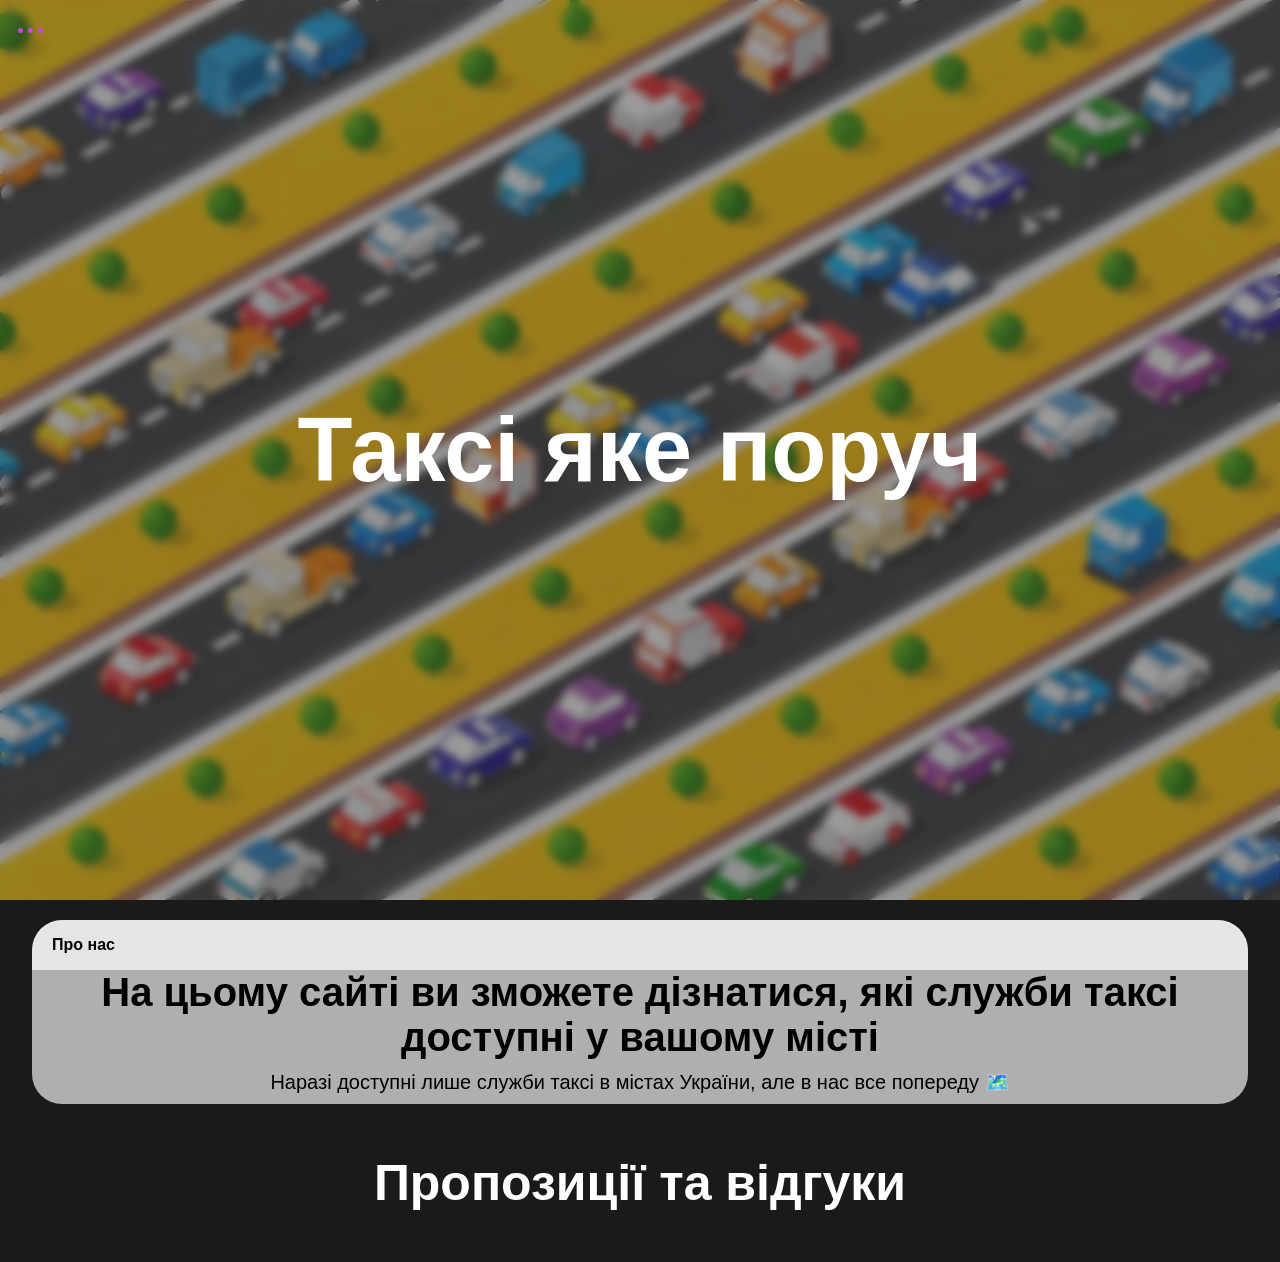
<file: Про нас.html>
<!DOCTYPE html>
<html>
    <head>       
    <meta charset="UTF-8">
    <meta name="viewport" content="width=device-width, initial-scale=1.0">
    <title>Таксі яке поруч</title>
    <meta name="description" content="Сайт, який надає інформацію про служби таксі у різних містах України.">
    <meta name="keywords" content="ключевые слова, метатеги, HTML">
    <meta name="robots" content="index, follow">
    <link rel="stylesheet" href="CSS/CSS3.css">
    <link rel="icon" href="Images/Logo.svg" type="image/svg+xml">
    </head>
    <body style="behavior: smooth;">
        <div class="pointe_menu">
            <div class="pointe"></div>
            <div class="pointe"></div>
            <div class="pointe"></div>
        </div>
        <nav class="navbar">
            <a href="/Головна сторінка.html" class="navbar_com1">Головна</a>
            <a href="/Новини.html" class="navbar_com2">Новини</a>
            <a href="/Завантажити.html" class="navbar_com3">Завантажити</a>
            <div class="refus" tabindex="0">
                <div class="refus_line1"></div>
                <div class="refus_line2"></div>
            </div>
        </nav>
        <div class="crop-container">
        <div class="blur"></div>
        <h1 style="position: absolute; z-index: 20; text-align: center; color: rgb(255, 255, 255); font-size: 90px;">Таксі яке поруч</h1>
        <img src="Images/ChatGPT Image 29 янв. 2026 г., 21_55_32.png" alt="Головний малюнок">
        </div>
        <div class="main_con">
            <div class="con_child">
            <p style="margin-left: 20px;">Про нас</p>
            </div>
            <p style="font-size: 40px; font-weight: bolder; text-align: center; margin-bottom: 10px;">На цьому сайті ви зможете дізнатися, які служби таксі доступні у вашому місті</p>
            <p style="font-size: 20px; text-align: center; margin-bottom: 10px;">Наразі доступні лише служби таксі в містах України, але в нас все попереду 🗺️</p>
        </div>
        <p style="text-align: center; margin: 50px auto 50px; font-size: 50px; font-weight: bolder; color: white;">Пропозиції та відгуки</p>
        <div id="disqus_thread"></div>
        <script>
            /**
            *  RECOMMENDED CONFIGURATION VARIABLES: EDIT AND UNCOMMENT THE SECTION BELOW TO INSERT DYNAMIC VALUES FROM YOUR PLATFORM OR CMS.
            *  LEARN WHY DEFINING THESE VARIABLES IS IMPORTANT: https://disqus.com/admin/universalcode/#configuration-variables    */
            /*
            var disqus_config = function () {
            this.page.url = PAGE_URL;  // Replace PAGE_URL with your page's canonical URL variable
            this.page.identifier = PAGE_IDENTIFIER; // Replace PAGE_IDENTIFIER with your page's unique identifier variable
            };
            */
            (function() { // DON'T EDIT BELOW THIS LINE
            var d = document, s = d.createElement('script');
            s.src = 'https://disqus-xfw4gojxol.disqus.com/embed.js';
            s.setAttribute('data-timestamp', +new Date());
            (d.head || d.body).appendChild(s);
            })();
        </script>
        <noscript>Please enable JavaScript to view the <a href="https://disqus.com/?ref_noscript">comments powered by Disqus.</a></noscript>
    <script src="JS/JS2.js"></script>
    </body>
</html>
</file>
<file: CSS/CSS3.css>
body {
    font-family: 'Urbanist', sans-serif;
    background: rgb(26, 26, 26);
    overflow-x: hidden;
}

* {
    padding: 0;
    margin: 0;
}

.pointe_menu{
    height: 30px;
    width: 30px;
    display: flex;
    align-items: center;
    justify-content: space-around;
    border-radius: 10px;
    transition: 0.5s;
    position: fixed;
    top: 15px;
    left: 15px;
    z-index: 100;
}

.pointe_menu.is-disabled{
    display: none;
}

.pointe{
    background-color: rgb(210, 68, 226);
    height: 5px;
    width: 5px;
    border-radius: 100%;
    transition: 0.5s;
}

.pointe_menu:hover{
    background-color: rgb(43, 43, 44);
    opacity: 60%;
    transform: translateY(-2px);
}

.pointe_menu:hover .pointe {
    transform: translateY(-2px);
}

.pointe_menu:hover .pointe:nth-child(2) {
    transition-delay: 0.1s;
}

.pointe_menu:hover .pointe:nth-child(3) {
    transition-delay: 0.2s;
}


.navbar {
    display: none;
    height: 60px;
    width: 100%;
    background-color: rgb(43, 43, 44);
    display: flex;
    align-items: center;
    justify-content: space-around;
    position: fixed;
    top: 0;
    z-index: 100;
    transform: translateY(-100%); 
    transition: transform 0.4s cubic-bezier(0.4, 0, 0.2, 1);
}

.navbar.is-active {
    transform: translateY(0);
}

.navbar_com1, .navbar_com2, .navbar_com3{
    height: 30px;
    width: 210px;
    border-radius: 30px;
    color: rgb(210, 68, 226);
    text-decoration: none;
    font-size: 20px;
    font-weight: bolder;
    display: flex;
    align-items: center;
    justify-content: center;
    transition: 0.5s;
}

@media (max-width: 992px) {
    .navbar_com1, .navbar_com2, .navbar_com3 {
        font-size: 17px;
    }
    .navbar_com1 {
    margin-left: 10px;
    }
}

.navbar_com1:hover, .navbar_com2:hover, .navbar_com3:hover{
    background-color: rgb(210, 68, 226);
    color: rgb(43, 43, 44);
    cursor: pointer;
}

.refus {
    height: 30px;
    width: 30px;
    display: flex;
    align-items: center;
    justify-content: center;
    position: relative;
    border-radius: 10px;
    cursor: pointer;
    transition: 0.3s;
}

@media (max-width: 992px) {
    .refus {
        margin: 10px;
    }
}

.refus_line1, .refus_line2 {
    background-color: rgb(255, 79, 79);
    height: 3px;
    width: 20px;
    position: absolute; 
    border-radius: 2px;
    transition: 0.3s;
}

.refus_line1 {
    transform: rotate(-45deg);
}

.refus_line2 {
    transform: rotate(45deg);
}

.refus:hover{
    background-color: rgb(255, 79, 79);
}

@media (max-width: 992px) {
    .refus:hover{
    background-color: transparent;
    }
}

.refus:hover .refus_line1,
.refus:hover .refus_line2 {
    background-color: rgb(254, 247, 247);
}

@media (max-width: 992px) {
    .refus:hover .refus_line1,
    .refus:hover .refus_line2 {
    background-color: rgb(255, 79, 79);
    }
    .refus_line1, .refus_line2{
        background-color: rgb(255, 255, 255);
    }
}

.main_con {
        background-color: rgba(240, 240, 240, 0.7);
        backdrop-filter: blur(4px);
        border-radius: 30px;
        width: 95%;
        margin: 50px auto;
        display: flex;
        flex-direction: column; 
        position: relative;
        padding-top: 50px;
        overflow: hidden;
        margin-top: 20px;
    }

    .con_child {
        background-color: rgb(229, 229, 229);
        border-radius: 30px 30px 0 0;
        width: 100%;
        height: 50px;
        display: flex;
        align-items: center;
        font-weight: bolder;
        position: absolute;
        top: 0;
        left: 0;
        z-index: 10;
    }

.crop-container {
    height: 100vh;
    min-height: 500px;
    position: relative;
    overflow: hidden; 
    display: flex; 
    align-items: center;
    justify-content: center;
}

.crop-container img {
    width: 100%;
    height: 100%;  
    object-fit: cover; 
    object-position: center;
    display: block;
}

.blur{
    position: absolute;
    top: 0;
    left: 0;
    background-color: rgba(55, 55, 55, 0.5);
    backdrop-filter: blur(4px); 
    width: 100%;
    height: 100%; 
    z-index: 15;
}
</file>
<file: CSS/CSS2.css>
body {
    font-family: 'Urbanist', sans-serif;
    background: rgb(26, 26, 26);
    overflow-x: hidden;
}

* {
    padding: 0;
    margin: 0;
}

.pointe_menu{
    height: 30px;
    width: 30px;
    display: flex;
    align-items: center;
    justify-content: space-around;
    border-radius: 10px;
    transition: 0.5s;
    position: fixed;
    top: 15px;
    left: 15px;
    z-index: 100;
}

.pointe_menu.is-disabled{
    display: none;
}

.pointe{
    background-color: rgb(210, 68, 226);
    height: 5px;
    width: 5px;
    border-radius: 100%;
    transition: 0.5s;
}

.pointe_menu:hover{
    background-color: rgb(43, 43, 44);
    opacity: 60%;
    transform: translateY(-2px);
}

.pointe_menu:hover .pointe {
    transform: translateY(-2px);
}

.pointe_menu:hover .pointe:nth-child(2) {
    transition-delay: 0.1s;
}

.pointe_menu:hover .pointe:nth-child(3) {
    transition-delay: 0.2s;
}


.navbar {
    height: 60px;
    width: 100vw;
    background-color: rgb(43, 43, 44);
    display: flex;
    align-items: center;
    justify-content: space-around;
    position: fixed;
    top: 0;
    z-index: 100;
    transform: translateY(-100%); 
    transition: transform 0.4s cubic-bezier(0.4, 0, 0.2, 1);
}

.navbar.is-active {
    transform: translateY(0);
}


.navbar_com1, .navbar_com2, .navbar_com3{
    height: 30px;
    width: 210px;
    border-radius: 30px;
    color: rgb(210, 68, 226);
    text-decoration: none;
    font-size: 20px;
    font-weight: bolder;
    display: flex;
    align-items: center;
    justify-content: center;
    transition: 0.5s;
}

@media (max-width: 992px) {
    .navbar_com1, .navbar_com2, .navbar_com3 {
        font-size: 16px;
    }
    .navbar_com1 {
    margin-left: 10px;
    }
}

.navbar_com1:hover, .navbar_com2:hover, .navbar_com3:hover{
    background-color: rgb(210, 68, 226);
    color: rgb(43, 43, 44);
    cursor: pointer;
}

.refus {
    height: 30px;
    width: 30px;
    display: flex;
    align-items: center;
    justify-content: center;
    position: relative;
    border-radius: 10px;
    cursor: pointer;
    transition: 0.3s;
}

@media (max-width: 992px) {
    .refus {
        margin: 10px;
    }
}

.refus_line1, .refus_line2 {
    background-color: rgb(255, 79, 79);
    height: 3px;
    width: 20px;
    position: absolute;
    border-radius: 2px;
    transition: 0.3s;
}

.refus_line1 {
    transform: rotate(-45deg);
}

.refus_line2 {
    transform: rotate(45deg);
}

.refus:hover{
    background-color: rgb(255, 79, 79);
}

@media (max-width: 992px) {
    .refus:hover{
    background-color: transparent;
    }
}

.refus:hover .refus_line1,
.refus:hover .refus_line2 {
    background-color: rgb(254, 247, 247);
}

@media (max-width: 992px) {
    .refus:hover .refus_line1,
    .refus:hover .refus_line2 {
    background-color: rgb(255, 79, 79);
    }
    .refus_line1, .refus_line2{
        background-color: rgb(255, 255, 255);
    }
}

.btnlink{
    background-color: rgba(48, 48, 48, 0.7);
    color: white;
    font-weight: bold;
    height: 60px;
    width: auto;
    border: none;
    border-radius: 20px;
    padding: 5px;
    transition: 0.4s;
}

.btnlink:hover{
    box-shadow: 0 0 10px gray;
    transform: scale(1.025);
    cursor: pointer;
}

.btnlinkcon{
    height: auto;
    width: 80%;
    padding: 10px;
    background-color: rgba(63, 63, 63, 0.7);
    backdrop-filter: blur(4px);
    display: block;
    margin: 20px auto;
    position: relative;
    border-radius: 30px;
}

.con_child {
    background-color: rgba(48, 48, 48, 0.7);
    backdrop-filter: blur(4px);
    border-radius: 30px 30px 0 0;
    width: 100%;
    height: 50px;
    display: flex;
    align-items: center;
    font-weight: bolder;
    position: absolute;
    top: 0;
    left: 0;
    z-index: 10;
    }

.crop-container {
    height: 100vh;
    min-height: 500px;
    position: relative;
    overflow: hidden; 
    display: flex; 
    align-items: center;
    justify-content: center;
}

.crop-container img {
    width: 100%;
    height: 100%;  
    object-fit: cover; 
    object-position: center;
    display: block;
}

.blur{
    position: absolute;
    top: 0;
    left: 0;
    background-color: rgba(55, 55, 55, 0.5);
    backdrop-filter: blur(4px); 
    width: 100%;
    height: 100%; 
    z-index: 15;
}
</file>
<file: CSS/CSS4.css>
body {
    font-family: 'Urbanist', sans-serif;
    background: rgb(26, 26, 26);
}

* {
    padding: 0;
    margin: 0;
}

.pointe_menu{
    height: 30px;
    width: 30px;
    display: flex;
    align-items: center;
    justify-content: space-around;
    border-radius: 10px;
    transition: 0.5s;
    position: fixed;
    top: 15px;
    left: 15px;
    z-index: 100;
}

.pointe_menu.is-disabled{
    display: none;
}

.pointe{
    background-color: rgb(210, 68, 226);
    height: 5px;
    width: 5px;
    border-radius: 100%;
    transition: 0.5s;
}

.pointe_menu:hover{
    background-color: rgb(43, 43, 44);
    opacity: 60%;
    transform: translateY(-2px);
}

.pointe_menu:hover .pointe {
    transform: translateY(-2px);
}

.pointe_menu:hover .pointe:nth-child(2) {
    transition-delay: 0.1s;
}

.pointe_menu:hover .pointe:nth-child(3) {
    transition-delay: 0.2s;
}


.navbar {
    display: none;
    height: 60px;
    width: 100%;
    background-color: rgb(43, 43, 44);
    display: flex;
    align-items: center;
    justify-content: space-around;
    position: fixed;
    top: 0;
    z-index: 100;
    transform: translateY(-100%); 
    transition: transform 0.4s cubic-bezier(0.4, 0, 0.2, 1);
}

.navbar.is-active {
    transform: translateY(0);
}


.navbar_com1, .navbar_com2, .navbar_com3{
    height: 30px;
    width: 210px;
    border-radius: 30px;
    color: rgb(210, 68, 226);
    text-decoration: none;
    font-size: 20px;
    font-weight: bolder;
    display: flex;
    align-items: center;
    justify-content: center;
    transition: 0.5s;
}

@media (max-width: 992px) {
    .navbar_com1, .navbar_com2, .navbar_com3 {
        font-size: 17px;
    }
    .navbar_com1 {
    margin-left: 10px;
    }
}

.navbar_com1:hover, .navbar_com2:hover, .navbar_com3:hover{
    background-color: rgb(210, 68, 226);
    color: rgb(43, 43, 44);
    cursor: pointer;
}

.refus {
    height: 30px;
    width: 30px;
    display: flex;
    align-items: center;
    justify-content: center;
    position: relative;
    border-radius: 10px;
    cursor: pointer;
    transition: 0.3s;
}

@media (max-width: 992px) {
    .refus {
        margin: 10px;
    }
}

.refus_line1, .refus_line2 {
    background-color: rgb(255, 79, 79);
    height: 3px;
    width: 20px;
    position: absolute; 
    border-radius: 2px;
    transition: 0.3s;
}

.refus_line1 {
    transform: rotate(-45deg);
}

.refus_line2 {
    transform: rotate(45deg);
}

.refus:hover{
    background-color: rgb(255, 79, 79);
}

@media (max-width: 992px) {
    .refus:hover{
    background-color: transparent;
    }
}

.refus:hover .refus_line1,
.refus:hover .refus_line2 {
    background-color: rgb(254, 247, 247);
}

@media (max-width: 992px) {
    .refus:hover .refus_line1,
    .refus:hover .refus_line2 {
    background-color: rgb(255, 79, 79);
    }
    .refus_line1, .refus_line2{
        background-color: rgb(255, 255, 255);
    }
}

.newscon {
    background-color: rgba(253, 253, 253, 0.7);
    backdrop-filter: blur(4px);
    height: auto;
    width: 90%;
    margin: 40px auto;
    border-radius: 30px;
    box-shadow: 0 0 15px rgb(63, 63, 63);
    display: flex;
    flex-direction: column;
    align-items: center;
    overflow: hidden; 
    transition: 0.25s;
    position: relative;
}

.newscon:hover{
    transform: scale(1.05);
    box-shadow: 0 0 20px rgb(63, 63, 63);
}

.newstopic {
    background-color: rgba(229, 229, 229);
    width: 100%;
    min-height: 40px;
    padding: 10px;
    text-align: center;
    display: flex;
    align-items: center;
    justify-content: center;
    font-weight: bold;
}

.news {
    padding: 20px;
    font-size: 18px;
    text-align: center;
    font-weight: bold;
}

.time{
    margin-right: 25px;
    margin-bottom: 10px;
    font-size: 15px;
    font-weight: bold;
    color: rgb(159, 159, 159);
    align-self: flex-end
}

.crop-container {
    height: 100vh;
    min-height: 500px;
    position: relative;
    overflow: hidden; 
    display: flex; 
    align-items: center;
    justify-content: center;
}

.crop-container img {
    width: 100%;
    height: 100%;  
    object-fit: cover; 
    object-position: center;
    display: block;
}

.blur{
    position: absolute;
    top: 0;
    left: 0;
    background-color: rgba(55, 55, 55, 0.5);
    backdrop-filter: blur(4px); 
    width: 100%;
    height: 100%; 
    z-index: 15;
}

h2::first-letter{
    color: rgb(210, 68, 226);
}

.beforetext{
    height: 55px;
    width: 10px;
    background-color: rgb(210, 68, 226);
    border-radius: 20px;
    margin-left: 40px;
}

.btnhome{
    display: none;
}

.btnhome.is-active{
    display: flex;
    align-items: center;
    justify-content: center;
    border: none;
    height: 30px;
    width: 30px;
    background-color: rgb(255, 255, 255);
    box-shadow: 0 0 6px 15px rgb(255, 255, 255); 
    border-radius: 100%;
    opacity: 0.8;
    position: fixed;
    bottom: 30px;
    right: 30px;
    z-index: 300;
    cursor: pointer;
    transition: 0.5s;
}

.btnhome.is-active:hover{
    box-shadow: 0 0 10px 15px rgb(255, 255, 255); 
}

@media (max-width: 992px) {
    .btnhome{
        transform: scale(0.85);
    }
}
</file>
<file: CSS/CSS.css>
body {
    font-family: 'Urbanist', sans-serif;
    background: rgb(26, 26, 26);
    overflow-x: hidden;
}

@media (max-width: 992px) {
    body{
        overflow-x: hidden;
    }
}

* {
    padding: 0;
    margin: 0;
}

.pointe_menu{
    height: 30px;
    width: 30px;
    display: flex;
    align-items: center;
    justify-content: space-around;
    border-radius: 10px;
    transition: 0.5s;
    position: fixed;
    top: 15px;
    left: 15px;
    z-index: 100;
}

.pointe_menu.is-disabled{
    display: none;
}

.pointe{
    background-color: rgb(210, 68, 226);
    height: 5px;
    width: 5px;
    border-radius: 100%;
    transition: 0.5s;
}

.pointe_menu:hover{
    background-color: rgb(43, 43, 44);
    opacity: 60%;
    transform: translateY(-2px);
}

.pointe_menu:hover .pointe {
    transform: translateY(-2px);
}

.pointe_menu:hover .pointe:nth-child(2) {
    transition-delay: 0.1s;
}

.pointe_menu:hover .pointe:nth-child(3) {
    transition-delay: 0.2s;
}


.navbar {
    display: none;
    height: 60px;
    width: 100vw;
    background-color: rgb(43, 43, 44);
    display: flex;
    align-items: center;
    justify-content: space-around;
    position: fixed;
    top: 0;
    z-index: 100;
    transform: translateY(-100%); 
    transition: transform 0.4s cubic-bezier(0.4, 0, 0.2, 1);
}

.navbar.is-active {
    transform: translateY(0);
}


.navbar_com1, .navbar_com2, .navbar_com3{
    height: 30px;
    width: 210px;
    border-radius: 30px;
    color: rgb(210, 68, 226);
    text-decoration: none;
    font-size: 20px;
    font-weight: bolder;
    display: flex;
    align-items: center;
    justify-content: center;
    transition: 0.5s;
}

@media (max-width: 992px) {
    .navbar_com1, .navbar_com2, .navbar_com3 {
        font-size: 17px;
    }
    .navbar_com1 {
    margin-left: 10px;
    }
}

.navbar_com1:hover, .navbar_com2:hover, .navbar_com3:hover{
    background-color: rgb(210, 68, 226);
    color: rgb(43, 43, 44);
    cursor: pointer;
}

.mainupdown{
    margin: 20px auto;
    height: 50px;
    width: 600px;
    background-color: rgba(63, 63, 63, 0.7);
    backdrop-filter: blur(4px);
    border-radius: 25px;
    display: flex;
    flex-direction: column; 
    justify-content: center;
    cursor: pointer;
    overflow: hidden;
    transition: height 0.25s ease-in;
    position: relative;
    z-index: 1;
    color: white;
    font-weight: bold;
}

@media (max-width: 992px) {
    .mainupdown{
        width: 350px;
        padding: 12px;
    }
}

.updown{
    display: none;
}

.updown.is-active{
    display: block;
    margin: 10px; 
}

    .main_con {
        background-color: rgba(63, 63, 63, 0.7);;
        border-radius: 30px;
        width: 95%;
        margin: auto;
        display: flex;
        flex-direction: column;
        position: relative;
        padding-top: 50px; 
        overflow: hidden;
        backdrop-filter: blur(4px); 
    }

    .con_child {
        background-color: rgba(48, 48, 48, 0.7);
        border-radius: 30px 30px 0 0;
        width: 100%;
        height: 50px;
        display: flex;
        align-items: center;
        backdrop-filter: blur(4px); 
        font-weight: bolder;
        position: absolute;
        top: 0;
        left: 0;
        z-index: 10;
    }

    .grid_wrapper {
        display: grid;
        grid-template-columns: repeat(auto-fit, minmax(300px, 1fr));
        gap: 20px;
        padding: 40px 20px;
        width: 100%;
        box-sizing: border-box;
        justify-items: center; 
    }

    .name {
        background: rgba(48, 48, 48, 0.7);
        height: 400px;
        width: 300px;
        border-radius: 30px;
        display: flex;
        flex-direction: column;
        align-items: center;
        justify-content: center;
        cursor: pointer;
        color: white;
        transition: 0.25s;
    }

.name:hover{
    box-shadow: 0 7px 15px gray;
}

.name {
    position: relative; 
    perspective: 1000px;
    transform-style: preserve-3d;
}

.stap1, .stap2 {
    backface-visibility: hidden;
    font-size: 24px;
    font-weight: bolder;
    transition: opacity 0.3s ease, visibility 0.3s;
    position: absolute; 
    width: 100%;
    text-align: center;
    display: flex;
    flex-direction: column;
    align-items: center;
    justify-content: center;
}

.stap1 {
    opacity: 1;
    visibility: visible;
    z-index: 2;
}

.stap1.is-disabled {
    opacity: 0;
    visibility: hidden;
}

.stap2 {
    opacity: 0;
    visibility: hidden;
    transform: rotateY(180deg);
    z-index: 1;
    list-style: none;
    padding: 0;
}

.stap2.is-active {
    opacity: 1;
    visibility: visible;
}


.li_decore {
    opacity: 0;
    width: 0;
    height: 35px;
    border-radius: 20px;
    background: linear-gradient(45deg, #44e24c, #4493e2);
    display: flex;
    align-items: center;
    justify-content: center;
    color: white;
    overflow: hidden;
    transition: all 0.5s ease;
}

.li_decore.is-active {
    opacity: 1;
    width: 125px; 
    margin-top: 5px;
}

.li_decore.is-active::after {
    content: '🚀';
    margin-left: 5px;
}

.stap2 li {
    margin: 5px 0;
}

.refus {
    height: 30px;
    width: 30px;
    display: flex;
    align-items: center;
    justify-content: center;
    position: relative;
    border-radius: 10px;
    cursor: pointer;
    transition: 0.3s;
}

@media (max-width: 992px) {
    .refus {
        margin: 10px;
    }
}

.refus_line1, .refus_line2 {
    background-color: rgb(255, 79, 79);
    height: 3px;
    width: 20px;
    position: absolute; 
    border-radius: 2px;
    transition: 0.3s;
}

.refus_line1 {
    transform: rotate(-45deg);
}

.refus_line2 {
    transform: rotate(45deg);
}

.refus:hover{
    background-color: rgb(255, 79, 79);
}

@media (max-width: 992px) {
    .refus:hover{
    background-color: transparent;
    }
}

.refus:hover .refus_line1,
.refus:hover .refus_line2 {
    background-color: rgb(254, 247, 247);
}

@media (max-width: 992px) {
    .refus:hover .refus_line1,
    .refus:hover .refus_line2 {
    background-color: rgb(255, 79, 79);
    }
    .refus_line1, .refus_line2{
        background-color: rgb(255, 255, 255);
    }
}

.crop-container {
    height: 100vh;
    min-height: 500px;
    position: relative;
    overflow: hidden; 
    display: flex; 
    align-items: center;
    justify-content: center;
}

.crop-container img {
    width: 100%;
    height: 100%;  
    object-fit: cover; 
    object-position: center;
    display: block;
}

.blur{
    position: absolute;
    top: 0;
    left: 0;
    background-color: rgba(55, 55, 55, 0.5);
    backdrop-filter: blur(4px); 
    width: 100%;
    height: 100%; 
    z-index: 15;
}

.btnhome{
    display: none;
}

.btnhome.is-active{
    display: flex;
    align-items: center;
    justify-content: center;
    border: none;
    height: 30px;
    width: 30px;
    background-color: rgb(255, 255, 255);
    box-shadow: 0 0 6px 15px rgb(255, 255, 255); 
    border-radius: 100%;
    opacity: 0.8;
    position: fixed;
    bottom: 30px;
    right: 30px;
    z-index: 300;
    cursor: pointer;
    transition: 0.5s;
}

.btnhome.is-active:hover{
    box-shadow: 0 0 10px 15px rgb(255, 255, 255); 
}

@media (max-width: 992px) {
    .btnhome{
        transform: scale(0.85);
    }
}

.search{
    width: 500px;
    height: 60px;
    border: none;
    border-radius: 30px;
    background-color: rgb(56, 56, 56);
    margin-bottom: 20px;
    text-align: center;
    font-size: 15px;
    font-weight: bold;
    color: rgb(139, 255, 139);
    transition: 0.25s;
}

.search:hover, .search:focus{
    transform: scale(1.1);
    box-shadow: 0 0 10px 5px rgb(255, 255, 255);
    color: white;
}

@media (max-width: 992px) {
    .search{
        width: 250px;
        height: 45px;
    }
}
</file>
